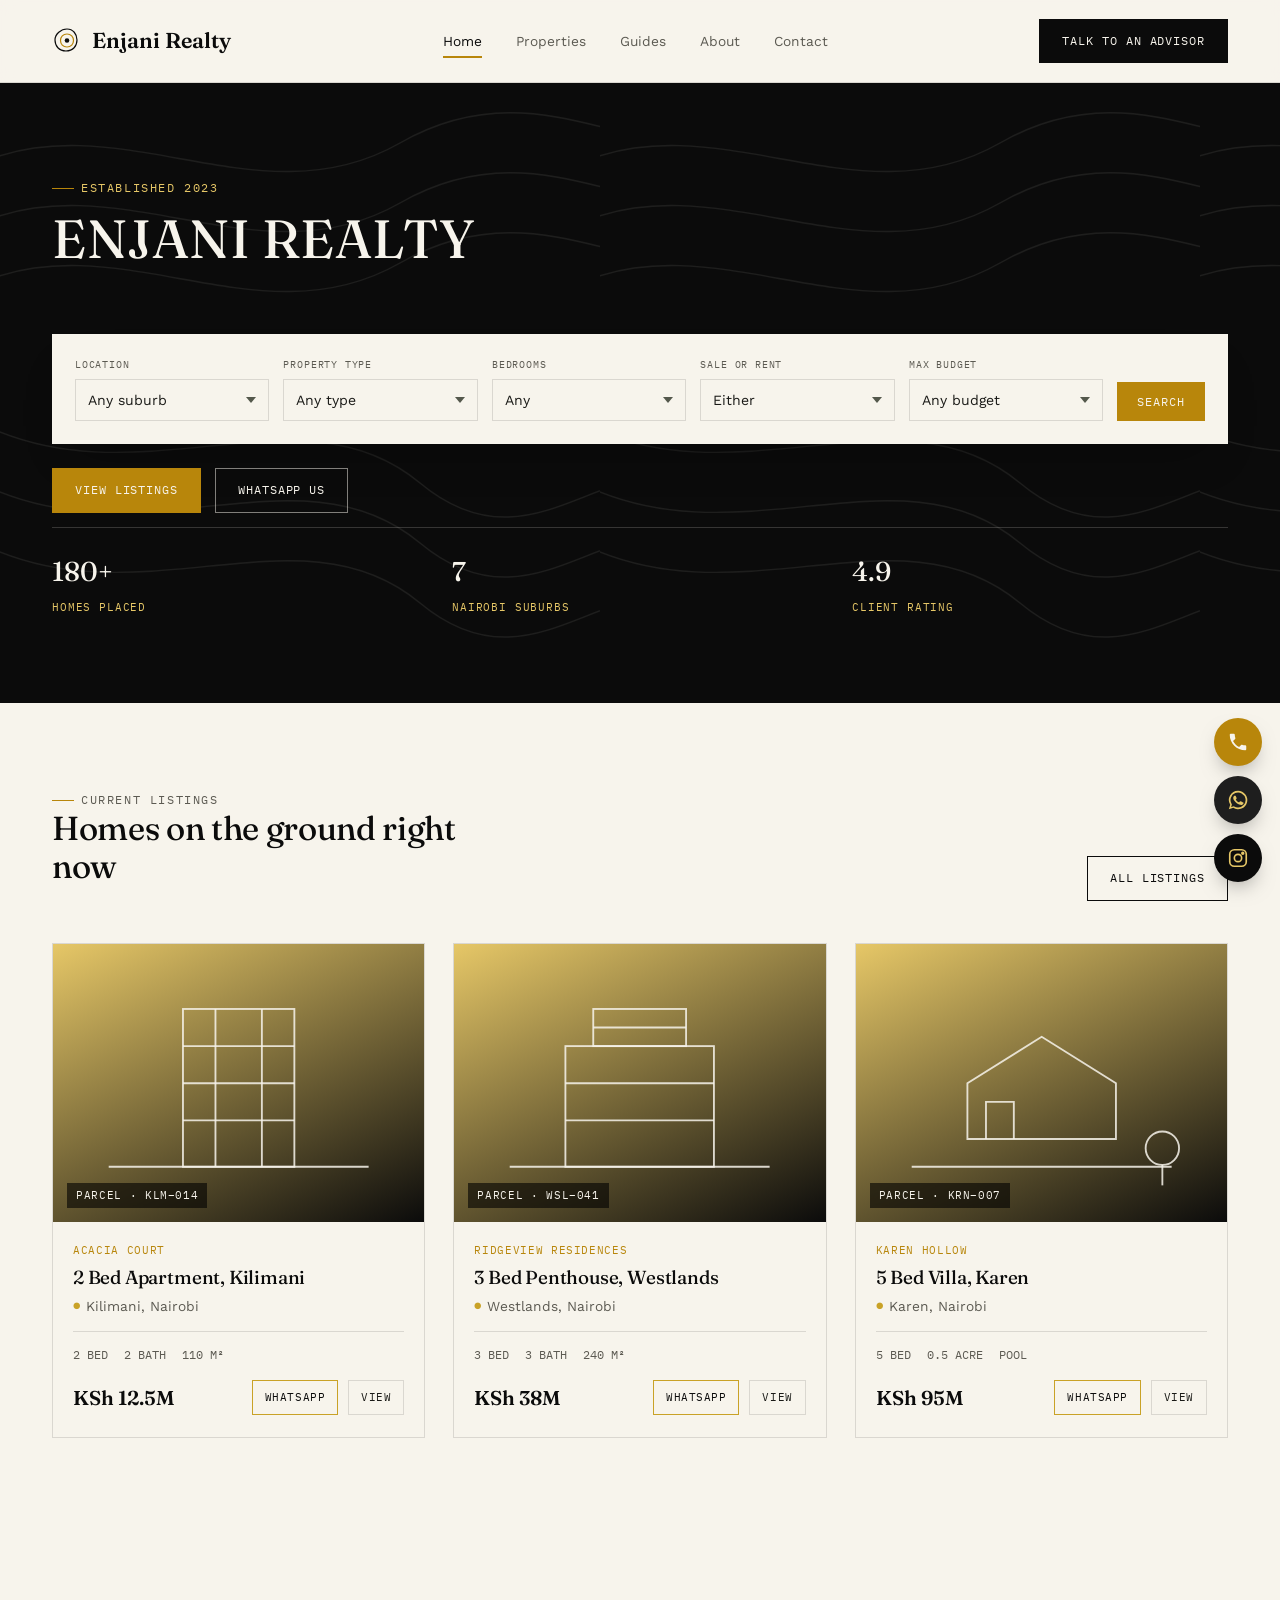
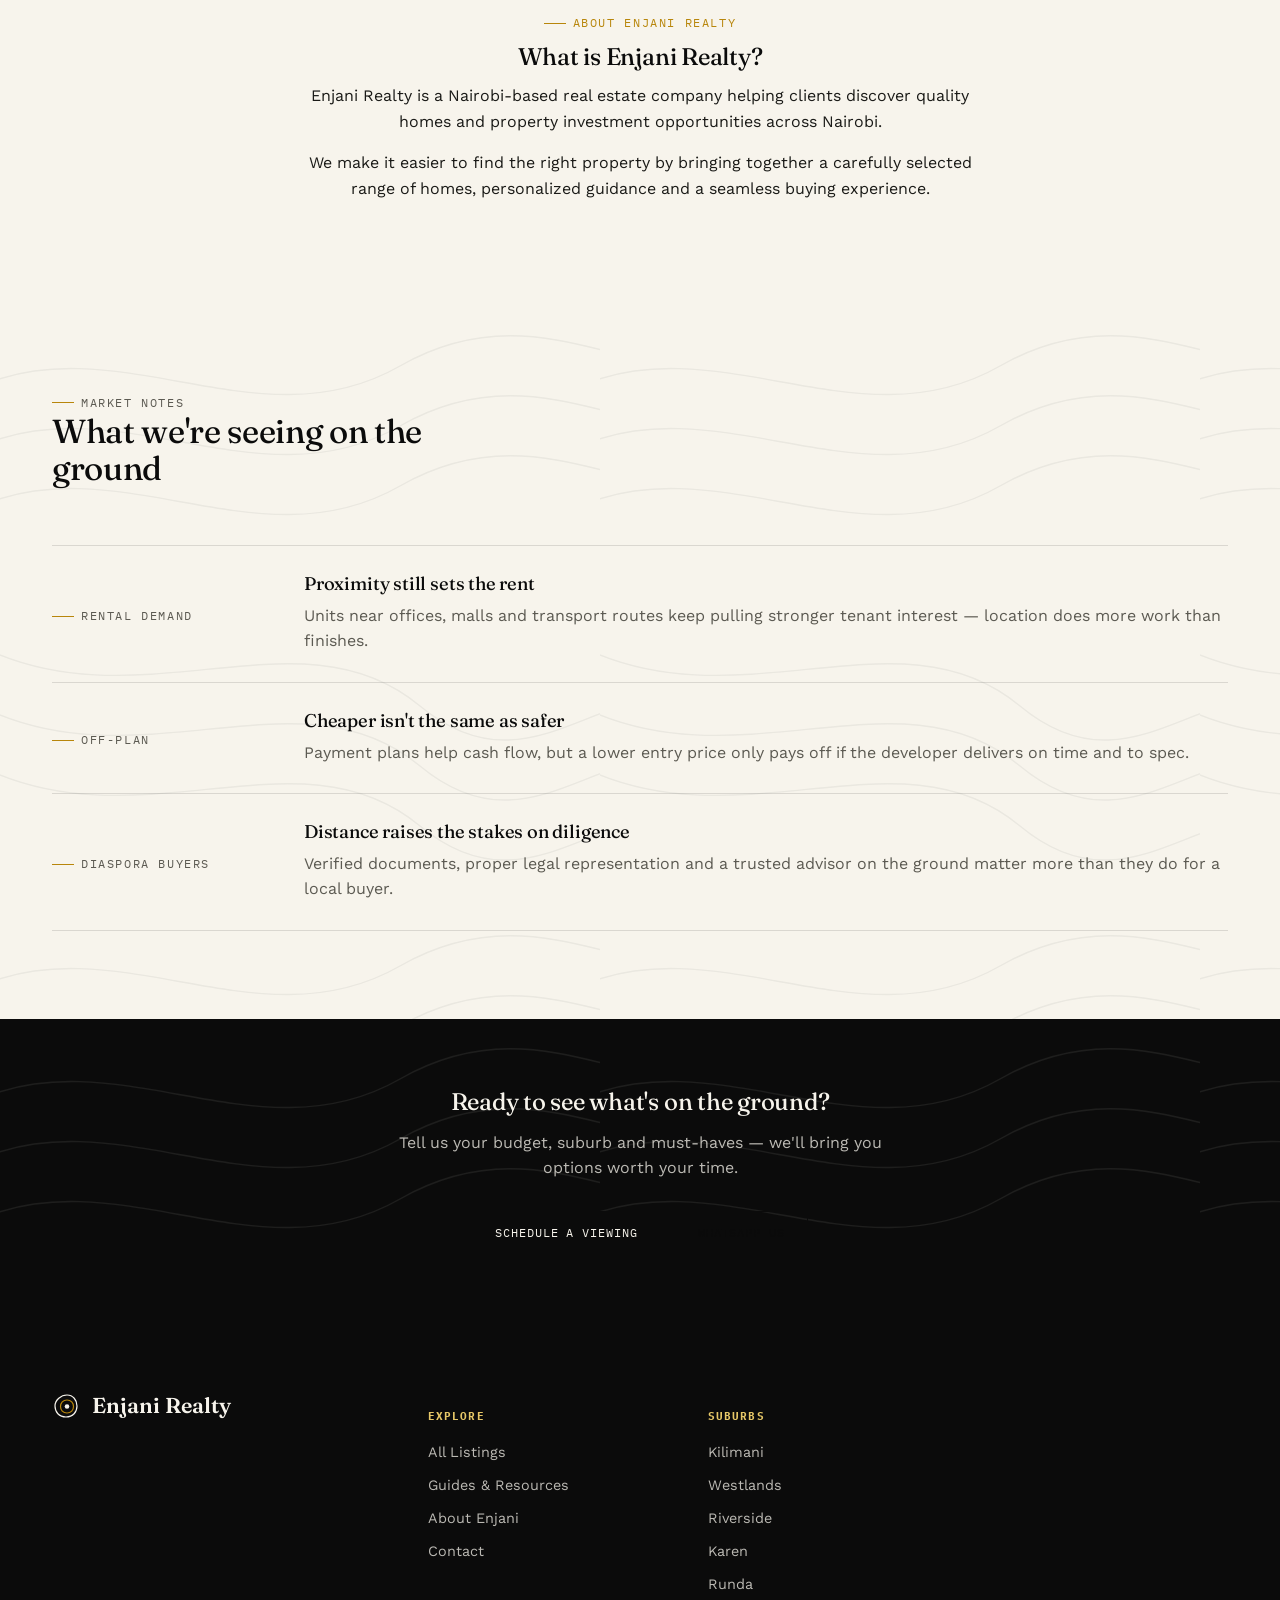
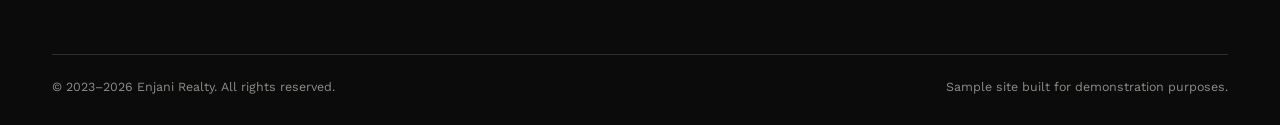
<file: index.html>
<!DOCTYPE html>
<html lang="en">
<head>
<meta charset="UTF-8">
<meta name="viewport" content="width=device-width, initial-scale=1">
<title>Enjani Realty — Nairobi Property</title>
<meta name="description" content="Enjani Realty finds and lists premium homes across Nairobi — Kilimani, Westlands, Riverside, Lavington, Kileleshwa, Runda and Karen — for buyers, tenants and investors.">
<link rel="preconnect" href="https://fonts.googleapis.com">
<link rel="preconnect" href="https://fonts.gstatic.com" crossorigin>
<link rel="stylesheet" href="https://fonts.googleapis.com/css2?family=Fraunces:ital,opsz,wght@0,9..144,300;0,9..144,450;0,9..144,600;1,9..144,450&family=Work+Sans:wght@300;400;500;600&family=IBM+Plex+Mono:wght@400;500&display=swap">
<link rel="stylesheet" href="css/style.css">
</head>
<body>

<header class="site-header">
  <div class="wrap">
    <a href="index.html" class="logo">
      <svg class="mark" viewBox="0 0 30 30" fill="none" aria-hidden="true">
        <path d="M15 3c6 0 10 5 10 11s-4 11-11 11S3 20 3 14 9 3 15 3z" stroke="#0B0B0B" stroke-width="1.2"/>
        <path d="M15 8c4 0 6.5 3 6.5 6.5S19 21 15 21s-6.5-3-6.5-6.5S11 8 15 8z" stroke="#B8860B" stroke-width="1.2"/>
        <circle cx="15" cy="14.5" r="2.3" fill="#0B0B0B"/>
      </svg>
      <span>Enjani Realty</span>
    </a>
    <nav class="primary">
      <a href="index.html" class="active">Home</a>
      <a href="properties.html">Properties</a>
      <a href="blog.html">Guides</a>
      <a href="about.html">About</a>
      <a href="contact.html">Contact</a>
    </nav>
    <div class="header-cta">
      <a class="btn solid" href="https://wa.me/254790905989?text=Hello%20Enjani%20Realty%2C%20I%27d%20like%20to%20speak%20to%20an%20advisor" target="_blank" rel="noopener">Talk to an Advisor</a>
    </div>
    <button class="menu-toggle" aria-label="Toggle menu"><span></span><span></span><span></span></button>
  </div>
</header>

<section class="hero contour-field contour-dark">
  <div class="wrap hero-grid">
    <div>
      <p class="eyebrow" style="color:var(--moss-light);">Established 2023</p>
      <h1>ENJANI REALTY</h1>
    </div>
  </div>
  <div class="wrap">
    <div class="hero-search">
      <form id="hero-search-form">
        <div class="field">
          <label for="s-location">Location</label>
          <select id="s-location" name="location">
            <option value="any">Any suburb</option>
            <option value="kilimani">Kilimani</option>
            <option value="westlands">Westlands</option>
            <option value="riverside">Riverside</option>
            <option value="lavington">Lavington</option>
            <option value="kileleshwa">Kileleshwa</option>
            <option value="runda">Runda</option>
            <option value="karen">Karen</option>
          </select>
        </div>
        <div class="field">
          <label for="s-type">Property Type</label>
          <select id="s-type" name="type">
            <option value="any">Any type</option>
            <option value="apartment">Apartment</option>
            <option value="penthouse">Penthouse</option>
            <option value="villa">Villa</option>
            <option value="townhouse">Townhouse</option>
            <option value="studio">Studio</option>
          </select>
        </div>
        <div class="field">
          <label for="s-bedrooms">Bedrooms</label>
          <select id="s-bedrooms" name="bedrooms">
            <option value="any">Any</option>
            <option value="1">1 Bedroom</option>
            <option value="2">2 Bedrooms</option>
            <option value="3">3 Bedrooms</option>
            <option value="4">4 Bedrooms</option>
            <option value="5">5 Bedrooms</option>
          </select>
        </div>
        <div class="field">
          <label for="s-use">Sale or Rent</label>
          <select id="s-use" name="use">
            <option value="any">Either</option>
            <option value="sale">For Sale</option>
            <option value="rent">For Rent</option>
          </select>
        </div>
        <div class="field">
          <label for="s-budget">Max Budget</label>
          <select id="s-budget" name="budget">
            <option value="any">Any budget</option>
            <option value="10m">Up to KSh 10M</option>
            <option value="30m">Up to KSh 30M</option>
            <option value="60m">Up to KSh 60M</option>
            <option value="100m">Up to KSh 100M+</option>
          </select>
        </div>
        <button type="submit">Search</button>
      </form>
    </div>
    <div class="hero-actions">
      <a class="btn solid" href="properties.html">View Listings</a>
      <a class="btn" href="https://wa.me/254790905989?text=Hello%20Enjani%20Realty%2C%20I%27d%20like%20property%20options%20in%20Nairobi" target="_blank" rel="noopener">WhatsApp Us</a>
    </div>
    <div class="hero-stats">
      <div><b>180+</b><span>Homes placed</span></div>
      <div><b>7</b><span>Nairobi suburbs</span></div>
      <div><b>4.9</b><span>Client rating</span></div>
    </div>
  </div>
</section>

<section>
  <div class="wrap">
    <div class="section-head reveal">
      <div>
        <p class="eyebrow">Current Listings</p>
        <h2>Homes on the ground right now</h2>
      </div>
      <a class="btn" href="properties.html">All Listings</a>
    </div>

    <div class="grid">

      <article class="card reveal">
        <div class="plot-art">
          <svg viewBox="0 0 400 300" fill="none" stroke="#F7F4EC" stroke-opacity="0.85" stroke-width="2">
            <rect x="140" y="70" width="120" height="170"/>
            <line x1="140" y1="110" x2="260" y2="110"/>
            <line x1="140" y1="150" x2="260" y2="150"/>
            <line x1="140" y1="190" x2="260" y2="190"/>
            <line x1="175" y1="70" x2="175" y2="240"/>
            <line x1="225" y1="70" x2="225" y2="240"/>
            <line x1="60" y1="240" x2="340" y2="240"/>
          </svg>
          <span class="tag">PARCEL · KLM–014</span>
        </div>
        <div class="body">
          <span class="parcel">ACACIA COURT</span>
          <h3>2 Bed Apartment, Kilimani</h3>
          <p class="loc">Kilimani, Nairobi</p>
          <div class="meta"><span>2 BED</span><span>2 BATH</span><span>110 M²</span></div>
          <div class="row">
            <span class="price">KSh 12.5M</span>
            <div class="links">
              <a class="wa" href="https://wa.me/254790905989?text=Hello%20Enjani%20Realty%2C%20I%27m%20interested%20in%20Acacia%20Court%2C%20Kilimani" target="_blank" rel="noopener">WhatsApp</a>
              <a class="view" href="property-detail.html">View</a>
            </div>
          </div>
        </div>
      </article>

      <article class="card reveal">
        <div class="plot-art">
          <svg viewBox="0 0 400 300" fill="none" stroke="#F7F4EC" stroke-opacity="0.85" stroke-width="2">
            <rect x="120" y="110" width="160" height="130"/>
            <rect x="150" y="70" width="100" height="40"/>
            <line x1="150" y1="90" x2="250" y2="90"/>
            <line x1="120" y1="150" x2="280" y2="150"/>
            <line x1="120" y1="190" x2="280" y2="190"/>
            <line x1="60" y1="240" x2="340" y2="240"/>
          </svg>
          <span class="tag">PARCEL · WSL–041</span>
        </div>
        <div class="body">
          <span class="parcel">RIDGEVIEW RESIDENCES</span>
          <h3>3 Bed Penthouse, Westlands</h3>
          <p class="loc">Westlands, Nairobi</p>
          <div class="meta"><span>3 BED</span><span>3 BATH</span><span>240 M²</span></div>
          <div class="row">
            <span class="price">KSh 38M</span>
            <div class="links">
              <a class="wa" href="https://wa.me/254790905989?text=Hello%20Enjani%20Realty%2C%20I%27m%20interested%20in%20Ridgeview%20Residences%2C%20Westlands" target="_blank" rel="noopener">WhatsApp</a>
              <a class="view" href="property-detail.html">View</a>
            </div>
          </div>
        </div>
      </article>

      <article class="card reveal">
        <div class="plot-art">
          <svg viewBox="0 0 400 300" fill="none" stroke="#F7F4EC" stroke-opacity="0.85" stroke-width="2">
            <path d="M120 210 L120 150 L200 100 L280 150 L280 210 Z"/>
            <path d="M140 210 L140 170 L170 170 L170 210"/>
            <circle cx="330" cy="220" r="18"/>
            <line x1="330" y1="238" x2="330" y2="260"/>
            <line x1="60" y1="240" x2="340" y2="240"/>
          </svg>
          <span class="tag">PARCEL · KRN–007</span>
        </div>
        <div class="body">
          <span class="parcel">KAREN HOLLOW</span>
          <h3>5 Bed Villa, Karen</h3>
          <p class="loc">Karen, Nairobi</p>
          <div class="meta"><span>5 BED</span><span>0.5 ACRE</span><span>POOL</span></div>
          <div class="row">
            <span class="price">KSh 95M</span>
            <div class="links">
              <a class="wa" href="https://wa.me/254790905989?text=Hello%20Enjani%20Realty%2C%20I%27m%20interested%20in%20Karen%20Hollow" target="_blank" rel="noopener">WhatsApp</a>
              <a class="view" href="property-detail.html">View</a>
            </div>
          </div>
        </div>
      </article>

    </div>
  </div>
</section>



<section>
  <div class="wrap" style="max-width:760px; text-align:center;">
    <p class="eyebrow" style="justify-content:center;">About Enjani Realty</p>
    <h2>What is Enjani Realty?</h2>
    <p>Enjani Realty is a Nairobi-based real estate company helping clients discover quality homes and property investment opportunities across Nairobi.</p>
    <p>We make it easier to find the right property by bringing together a carefully selected range of homes, personalized guidance and a seamless buying experience.</p>
  </div>
</section>

<section class="contour-field">
  <div class="wrap">
    <div class="section-head reveal">
      <div>
        <p class="eyebrow">Market Notes</p>
        <h2>What we're seeing on the ground</h2>
      </div>
    </div>
    <div class="insight-list reveal">
      <div class="insight">
        <p class="eyebrow">Rental Demand</p>
        <div><h4>Proximity still sets the rent</h4><p>Units near offices, malls and transport routes keep pulling stronger tenant interest — location does more work than finishes.</p></div>
      </div>
      <div class="insight">
        <p class="eyebrow">Off-Plan</p>
        <div><h4>Cheaper isn't the same as safer</h4><p>Payment plans help cash flow, but a lower entry price only pays off if the developer delivers on time and to spec.</p></div>
      </div>
      <div class="insight">
        <p class="eyebrow">Diaspora Buyers</p>
        <div><h4>Distance raises the stakes on diligence</h4><p>Verified documents, proper legal representation and a trusted advisor on the ground matter more than they do for a local buyer.</p></div>
      </div>
    </div>
  </div>
</section>



<section class="cta-banner contour-field contour-dark">
  <div class="wrap">
    <h2>Ready to see what's on the ground?</h2>
    <p>Tell us your budget, suburb and must-haves — we'll bring you options worth your time.</p>
    <div class="actions">
      <a class="btn solid" href="contact.html">Schedule a Viewing</a>
      <a class="btn" href="https://wa.me/254790905989" target="_blank" rel="noopener">WhatsApp Us</a>
    </div>
  </div>
</section>

<footer>
  <div class="wrap">
    <div class="footer-grid">
      <div>
        <a href="index.html" class="logo">
          <svg class="mark" viewBox="0 0 30 30" fill="none" aria-hidden="true">
            <path d="M15 3c6 0 10 5 10 11s-4 11-11 11S3 20 3 14 9 3 15 3z" stroke="#F7F4EC" stroke-width="1.2"/>
            <path d="M15 8c4 0 6.5 3 6.5 6.5S19 21 15 21s-6.5-3-6.5-6.5S11 8 15 8z" stroke="#B8860B" stroke-width="1.2"/>
            <circle cx="15" cy="14.5" r="2.3" fill="#F7F4EC"/>
          </svg>
          <span>Enjani Realty</span>
        </a>
      </div>
      <div>
        <h5>Explore</h5>
        <ul>
          <li><a href="properties.html">All Listings</a></li>
          <li><a href="blog.html">Guides &amp; Resources</a></li>
          <li><a href="about.html">About Enjani</a></li>
          <li><a href="contact.html">Contact</a></li>
        </ul>
      </div>
      <div>
        <h5>Suburbs</h5>
        <ul>
          <li><a href="properties.html?location=kilimani">Kilimani</a></li>
          <li><a href="properties.html?location=westlands">Westlands</a></li>
          <li><a href="properties.html?location=riverside">Riverside</a></li>
          <li><a href="properties.html?location=karen">Karen</a></li>
          <li><a href="properties.html?location=runda">Runda</a></li>
        </ul>
      </div>
    </div>
    <div class="footer-bottom">
      <span>© 2023–2026 Enjani Realty. All rights reserved.</span>
      <span>Sample site built for demonstration purposes.</span>
    </div>
  </div>
</footer>

<div class="contact-stack">
  <a class="call" href="tel:+254790905989" aria-label="Call Enjani Realty">
    <svg viewBox="0 0 24 24" fill="currentColor" aria-hidden="true"><path d="M6.6 10.8c1.4 2.8 3.8 5.1 6.6 6.6l2.2-2.2c.3-.3.7-.4 1-.2 1.1.4 2.3.6 3.6.6.6 0 1 .4 1 1V20c0 .6-.4 1-1 1C10.6 21 3 13.4 3 4c0-.6.4-1 1-1h3.5c.6 0 1 .4 1 1 0 1.3.2 2.5.6 3.6.1.4 0 .8-.2 1L6.6 10.8z"/></svg>
  </a>
  <a class="whatsapp" href="https://wa.me/254790905989?text=Hello%20Enjani%20Realty%2C%20I%20have%20a%20question" target="_blank" rel="noopener" aria-label="Chat with us on WhatsApp">
    <svg viewBox="0 0 24 24" fill="currentColor" aria-hidden="true"><path d="M12 2a10 10 0 0 0-8.5 15.2L2 22l4.9-1.5A10 10 0 1 0 12 2zm0 18.2a8.2 8.2 0 0 1-4.2-1.2l-.3-.2-3 .9.9-2.9-.2-.3A8.2 8.2 0 1 1 12 20.2zm4.5-6.1c-.2-.1-1.5-.7-1.7-.8-.2-.1-.4-.1-.6.1-.2.2-.6.8-.8 1-.1.2-.3.2-.5.1-.2-.1-1-.4-1.9-1.2-.7-.6-1.2-1.4-1.3-1.6-.1-.2 0-.4.1-.5.1-.1.2-.3.4-.4.1-.2.2-.3.2-.5.1-.2 0-.3 0-.5s-.6-1.6-.9-2.1c-.2-.5-.5-.4-.6-.4h-.5c-.2 0-.5.1-.7.3-.2.2-.9.9-.9 2.2s1 2.6 1.1 2.7c.1.2 2 3 4.7 4.2.7.3 1.2.5 1.6.6.7.2 1.3.2 1.8.1.5-.1 1.5-.6 1.8-1.2.2-.6.2-1.1.2-1.2-.1-.2-.3-.2-.5-.3z"/></svg>
  </a>
  <a class="instagram" href="https://instagram.com/enjani_realty" target="_blank" rel="noopener" aria-label="Enjani Realty on Instagram">
    <svg viewBox="0 0 24 24" fill="none" stroke="currentColor" stroke-width="1.8" aria-hidden="true"><rect x="3" y="3" width="18" height="18" rx="5"/><circle cx="12" cy="12" r="4"/><circle cx="17.2" cy="6.8" r="1"/></svg>
  </a>
</div>

<script src="js/script.js"></script>
</body>
</html>
</file>
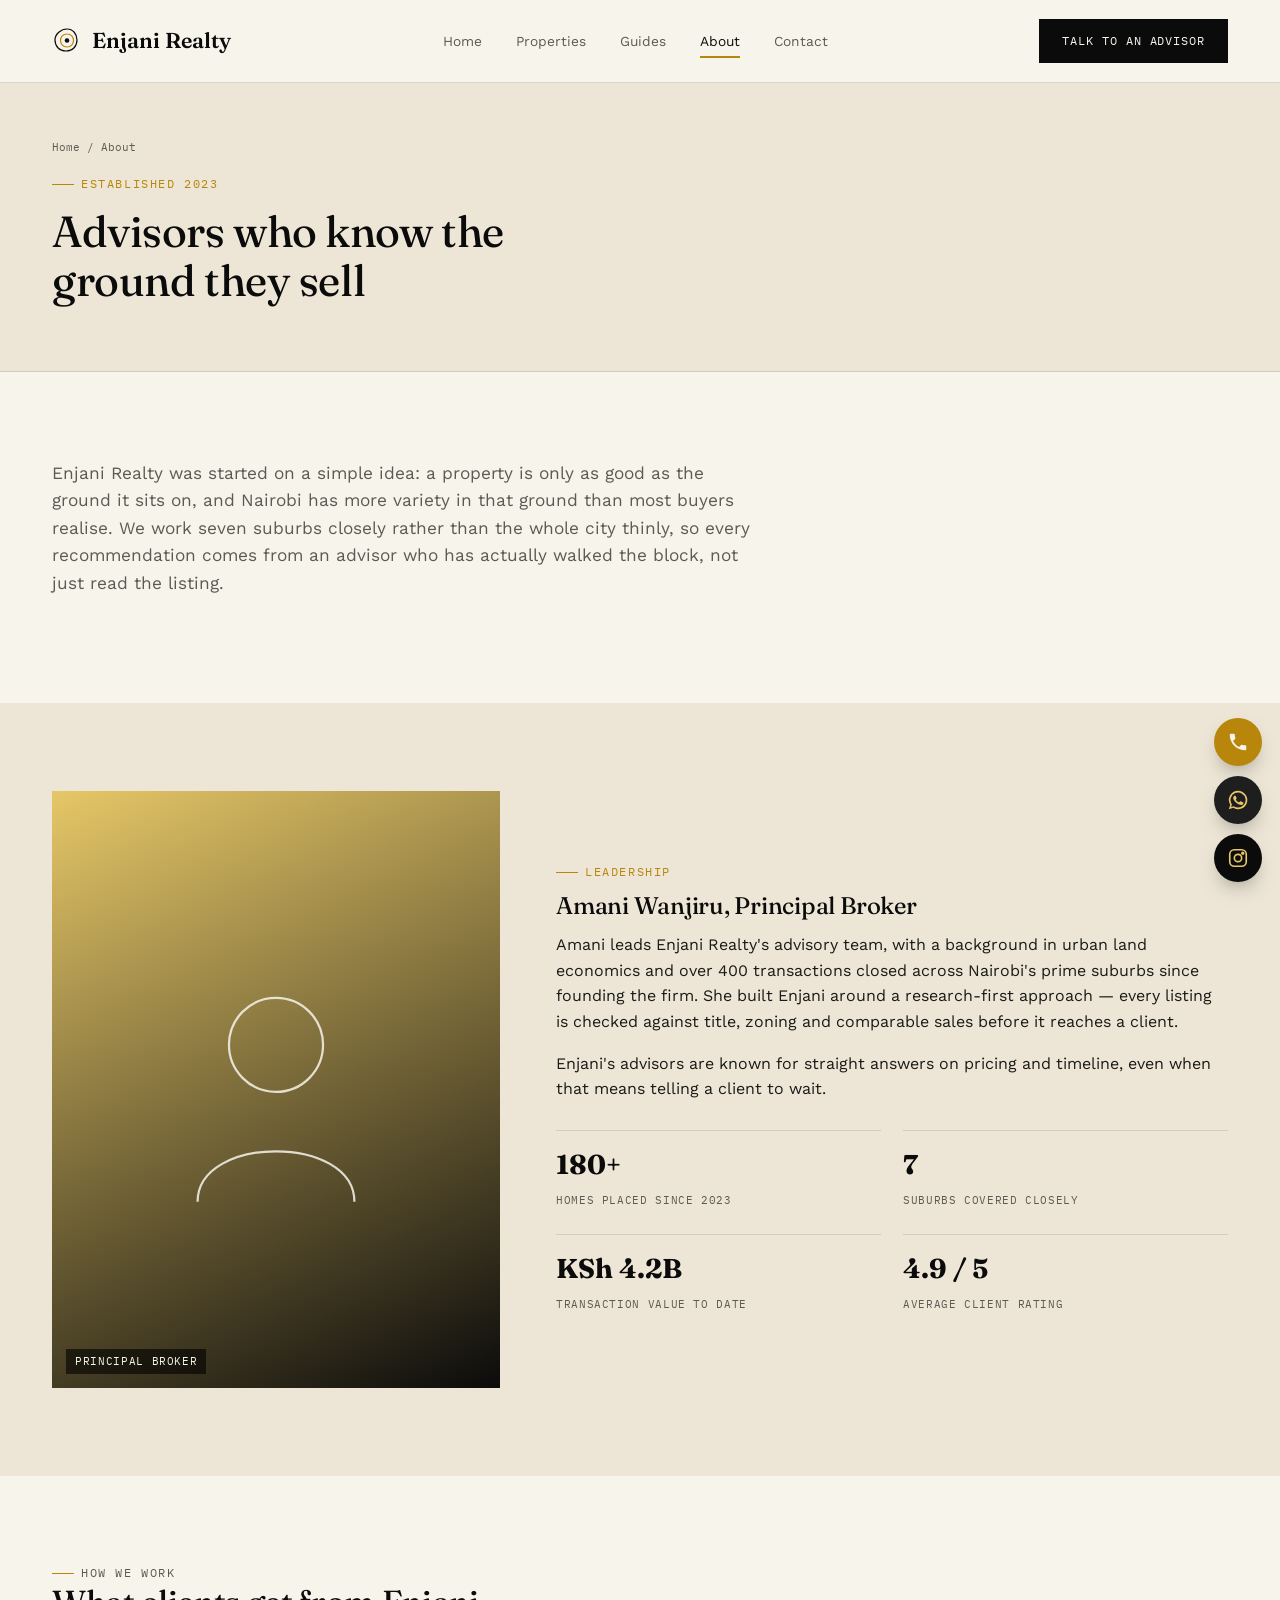
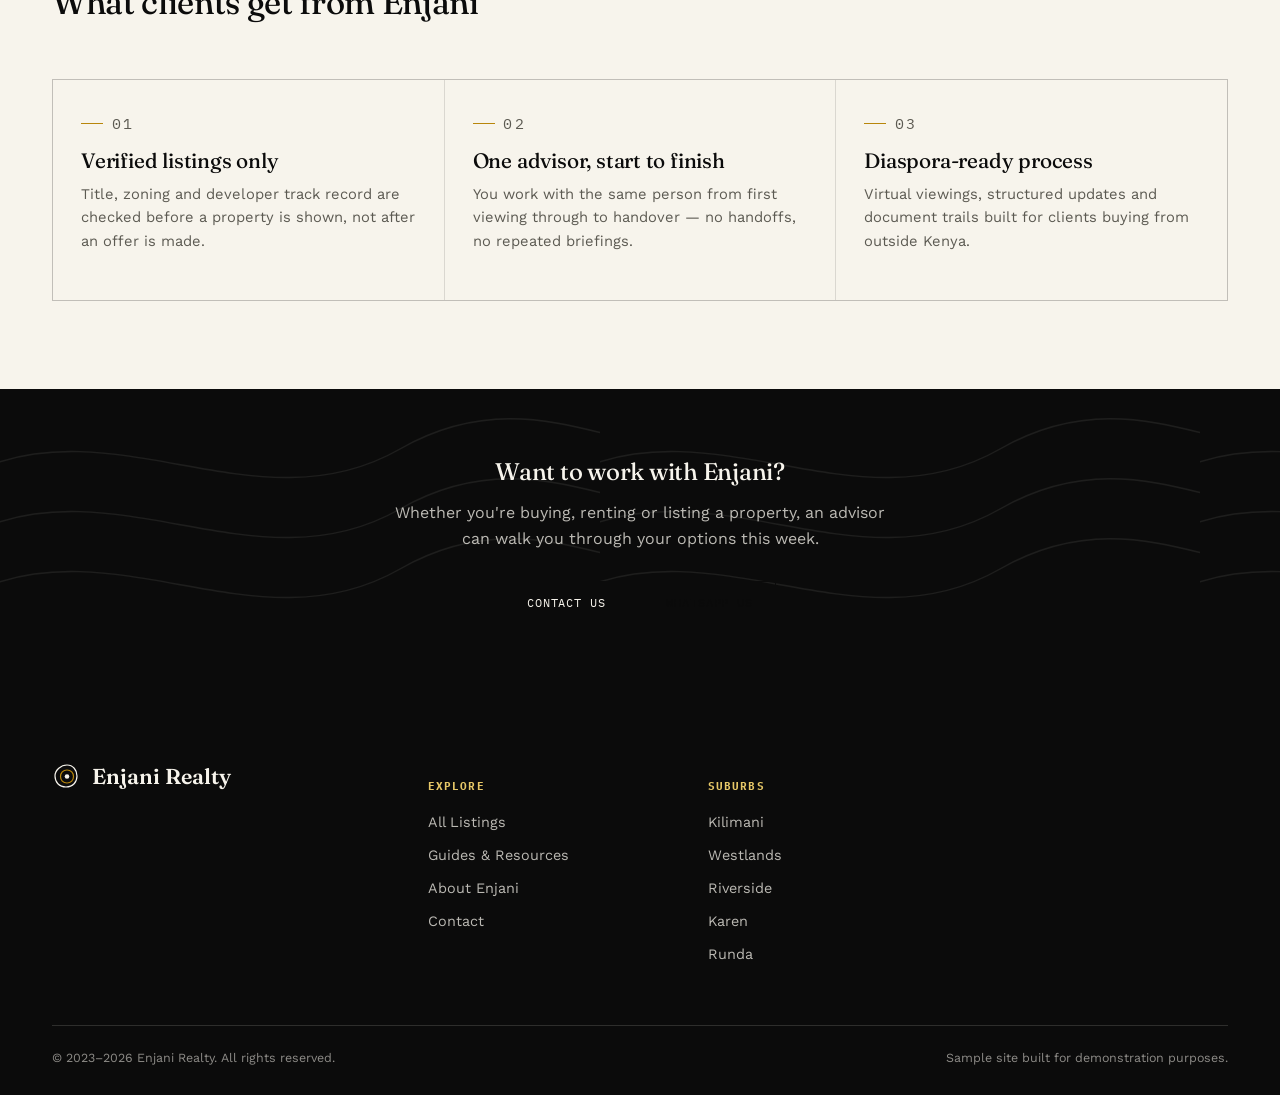
<file: about.html>
<!DOCTYPE html>
<html lang="en">
<head>
<meta charset="UTF-8">
<meta name="viewport" content="width=device-width, initial-scale=1">
<title>About — Enjani Realty</title>
<meta name="description" content="Enjani Realty is a Nairobi property advisory covering Kilimani, Westlands, Riverside, Lavington, Kileleshwa, Runda and Karen.">
<link rel="preconnect" href="https://fonts.googleapis.com">
<link rel="preconnect" href="https://fonts.gstatic.com" crossorigin>
<link rel="stylesheet" href="https://fonts.googleapis.com/css2?family=Fraunces:ital,opsz,wght@0,9..144,300;0,9..144,450;0,9..144,600;1,9..144,450&family=Work+Sans:wght@300;400;500;600&family=IBM+Plex+Mono:wght@400;500&display=swap">
<link rel="stylesheet" href="css/style.css">
</head>
<body>

<header class="site-header">
  <div class="wrap">
    <a href="index.html" class="logo">
      <svg class="mark" viewBox="0 0 30 30" fill="none" aria-hidden="true">
        <path d="M15 3c6 0 10 5 10 11s-4 11-11 11S3 20 3 14 9 3 15 3z" stroke="#0B0B0B" stroke-width="1.2"/>
        <path d="M15 8c4 0 6.5 3 6.5 6.5S19 21 15 21s-6.5-3-6.5-6.5S11 8 15 8z" stroke="#B8860B" stroke-width="1.2"/>
        <circle cx="15" cy="14.5" r="2.3" fill="#0B0B0B"/>
      </svg>
      <span>Enjani Realty</span>
    </a>
    <nav class="primary">
      <a href="index.html">Home</a>
      <a href="properties.html">Properties</a>
      <a href="blog.html">Guides</a>
      <a href="about.html" class="active">About</a>
      <a href="contact.html">Contact</a>
    </nav>
    <div class="header-cta">
      <a class="btn solid" href="https://wa.me/254790905989" target="_blank" rel="noopener">Talk to an Advisor</a>
    </div>
    <button class="menu-toggle" aria-label="Toggle menu"><span></span><span></span><span></span></button>
  </div>
</header>

<section class="page-hero">
  <div class="wrap">
    <p class="breadcrumb"><a href="index.html">Home</a> / About</p>
    <p class="eyebrow">Established 2023</p>
    <h1>Advisors who know the ground they sell</h1>
  </div>
</section>

<section>
  <div class="wrap">
    <p style="max-width:64ch; font-size:1.08rem; color:var(--ink-soft);">Enjani Realty was started on a simple idea: a property is only as good as the ground it sits on, and Nairobi has more variety in that ground than most buyers realise. We work seven suburbs closely rather than the whole city thinly, so every recommendation comes from an advisor who has actually walked the block, not just read the listing.</p>
  </div>
</section>

<section class="alt">
  <div class="wrap agent-block">
    <div class="agent-photo plot-art">
      <svg viewBox="0 0 400 300" fill="none" stroke="#F7F4EC" stroke-opacity="0.85" stroke-width="2">
        <circle cx="200" cy="110" r="42"/>
        <path d="M130 250 C130 190, 270 190, 270 250"/>
      </svg>
      <span class="tag">PRINCIPAL BROKER</span>
    </div>
    <div>
      <p class="eyebrow">Leadership</p>
      <h2>Amani Wanjiru, Principal Broker</h2>
      <p>Amani leads Enjani Realty's advisory team, with a background in urban land economics and over 400 transactions closed across Nairobi's prime suburbs since founding the firm. She built Enjani around a research-first approach — every listing is checked against title, zoning and comparable sales before it reaches a client.</p>
      <p>Enjani's advisors are known for straight answers on pricing and timeline, even when that means telling a client to wait.</p>
      <div class="agent-stats">
        <div><b>180+</b><span>Homes placed since 2023</span></div>
        <div><b>7</b><span>Suburbs covered closely</span></div>
        <div><b>KSh 4.2B</b><span>Transaction value to date</span></div>
        <div><b>4.9 / 5</b><span>Average client rating</span></div>
      </div>
    </div>
  </div>
</section>

<section>
  <div class="wrap">
    <div class="section-head">
      <div><p class="eyebrow">How We Work</p><h2>What clients get from Enjani</h2></div>
    </div>
    <div class="guide-grid">
      <div class="guide">
        <p class="eyebrow">01</p>
        <h3>Verified listings only</h3>
        <p>Title, zoning and developer track record are checked before a property is shown, not after an offer is made.</p>
      </div>
      <div class="guide">
        <p class="eyebrow">02</p>
        <h3>One advisor, start to finish</h3>
        <p>You work with the same person from first viewing through to handover — no handoffs, no repeated briefings.</p>
      </div>
      <div class="guide">
        <p class="eyebrow">03</p>
        <h3>Diaspora-ready process</h3>
        <p>Virtual viewings, structured updates and document trails built for clients buying from outside Kenya.</p>
      </div>
    </div>
  </div>
</section>

<section class="cta-banner contour-field contour-dark">
  <div class="wrap">
    <h2>Want to work with Enjani?</h2>
    <p>Whether you're buying, renting or listing a property, an advisor can walk you through your options this week.</p>
    <div class="actions">
      <a class="btn solid" href="contact.html">Contact Us</a>
      <a class="btn" href="https://wa.me/254790905989" target="_blank" rel="noopener">WhatsApp Us</a>
    </div>
  </div>
</section>

<footer>
  <div class="wrap">
    <div class="footer-grid">
      <div>
        <a href="index.html" class="logo">
          <svg class="mark" viewBox="0 0 30 30" fill="none" aria-hidden="true">
            <path d="M15 3c6 0 10 5 10 11s-4 11-11 11S3 20 3 14 9 3 15 3z" stroke="#F7F4EC" stroke-width="1.2"/>
            <path d="M15 8c4 0 6.5 3 6.5 6.5S19 21 15 21s-6.5-3-6.5-6.5S11 8 15 8z" stroke="#B8860B" stroke-width="1.2"/>
            <circle cx="15" cy="14.5" r="2.3" fill="#F7F4EC"/>
          </svg>
          <span>Enjani Realty</span>
        </a>
      </div>
      <div>
        <h5>Explore</h5>
        <ul><li><a href="properties.html">All Listings</a></li><li><a href="blog.html">Guides &amp; Resources</a></li><li><a href="about.html">About Enjani</a></li><li><a href="contact.html">Contact</a></li></ul>
      </div>
      <div>
        <h5>Suburbs</h5>
        <ul><li><a href="properties.html?location=kilimani">Kilimani</a></li><li><a href="properties.html?location=westlands">Westlands</a></li><li><a href="properties.html?location=riverside">Riverside</a></li><li><a href="properties.html?location=karen">Karen</a></li><li><a href="properties.html?location=runda">Runda</a></li></ul>
      </div>
    </div>
    <div class="footer-bottom">
      <span>© 2023–2026 Enjani Realty. All rights reserved.</span>
      <span>Sample site built for demonstration purposes.</span>
    </div>
  </div>
</footer>

<div class="contact-stack">
  <a class="call" href="tel:+254790905989" aria-label="Call Enjani Realty">
    <svg viewBox="0 0 24 24" fill="currentColor" aria-hidden="true"><path d="M6.6 10.8c1.4 2.8 3.8 5.1 6.6 6.6l2.2-2.2c.3-.3.7-.4 1-.2 1.1.4 2.3.6 3.6.6.6 0 1 .4 1 1V20c0 .6-.4 1-1 1C10.6 21 3 13.4 3 4c0-.6.4-1 1-1h3.5c.6 0 1 .4 1 1 0 1.3.2 2.5.6 3.6.1.4 0 .8-.2 1L6.6 10.8z"/></svg>
  </a>
  <a class="whatsapp" href="https://wa.me/254790905989?text=Hello%20Enjani%20Realty%2C%20I%20have%20a%20question" target="_blank" rel="noopener" aria-label="Chat with us on WhatsApp">
    <svg viewBox="0 0 24 24" fill="currentColor" aria-hidden="true"><path d="M12 2a10 10 0 0 0-8.5 15.2L2 22l4.9-1.5A10 10 0 1 0 12 2zm0 18.2a8.2 8.2 0 0 1-4.2-1.2l-.3-.2-3 .9.9-2.9-.2-.3A8.2 8.2 0 1 1 12 20.2zm4.5-6.1c-.2-.1-1.5-.7-1.7-.8-.2-.1-.4-.1-.6.1-.2.2-.6.8-.8 1-.1.2-.3.2-.5.1-.2-.1-1-.4-1.9-1.2-.7-.6-1.2-1.4-1.3-1.6-.1-.2 0-.4.1-.5.1-.1.2-.3.4-.4.1-.2.2-.3.2-.5.1-.2 0-.3 0-.5s-.6-1.6-.9-2.1c-.2-.5-.5-.4-.6-.4h-.5c-.2 0-.5.1-.7.3-.2.2-.9.9-.9 2.2s1 2.6 1.1 2.7c.1.2 2 3 4.7 4.2.7.3 1.2.5 1.6.6.7.2 1.3.2 1.8.1.5-.1 1.5-.6 1.8-1.2.2-.6.2-1.1.2-1.2-.1-.2-.3-.2-.5-.3z"/></svg>
  </a>
  <a class="instagram" href="https://instagram.com/enjani_realty" target="_blank" rel="noopener" aria-label="Enjani Realty on Instagram">
    <svg viewBox="0 0 24 24" fill="none" stroke="currentColor" stroke-width="1.8" aria-hidden="true"><rect x="3" y="3" width="18" height="18" rx="5"/><circle cx="12" cy="12" r="4"/><circle cx="17.2" cy="6.8" r="1"/></svg>
  </a>
</div>

<script src="js/script.js"></script>
</body>
</html>
</file>
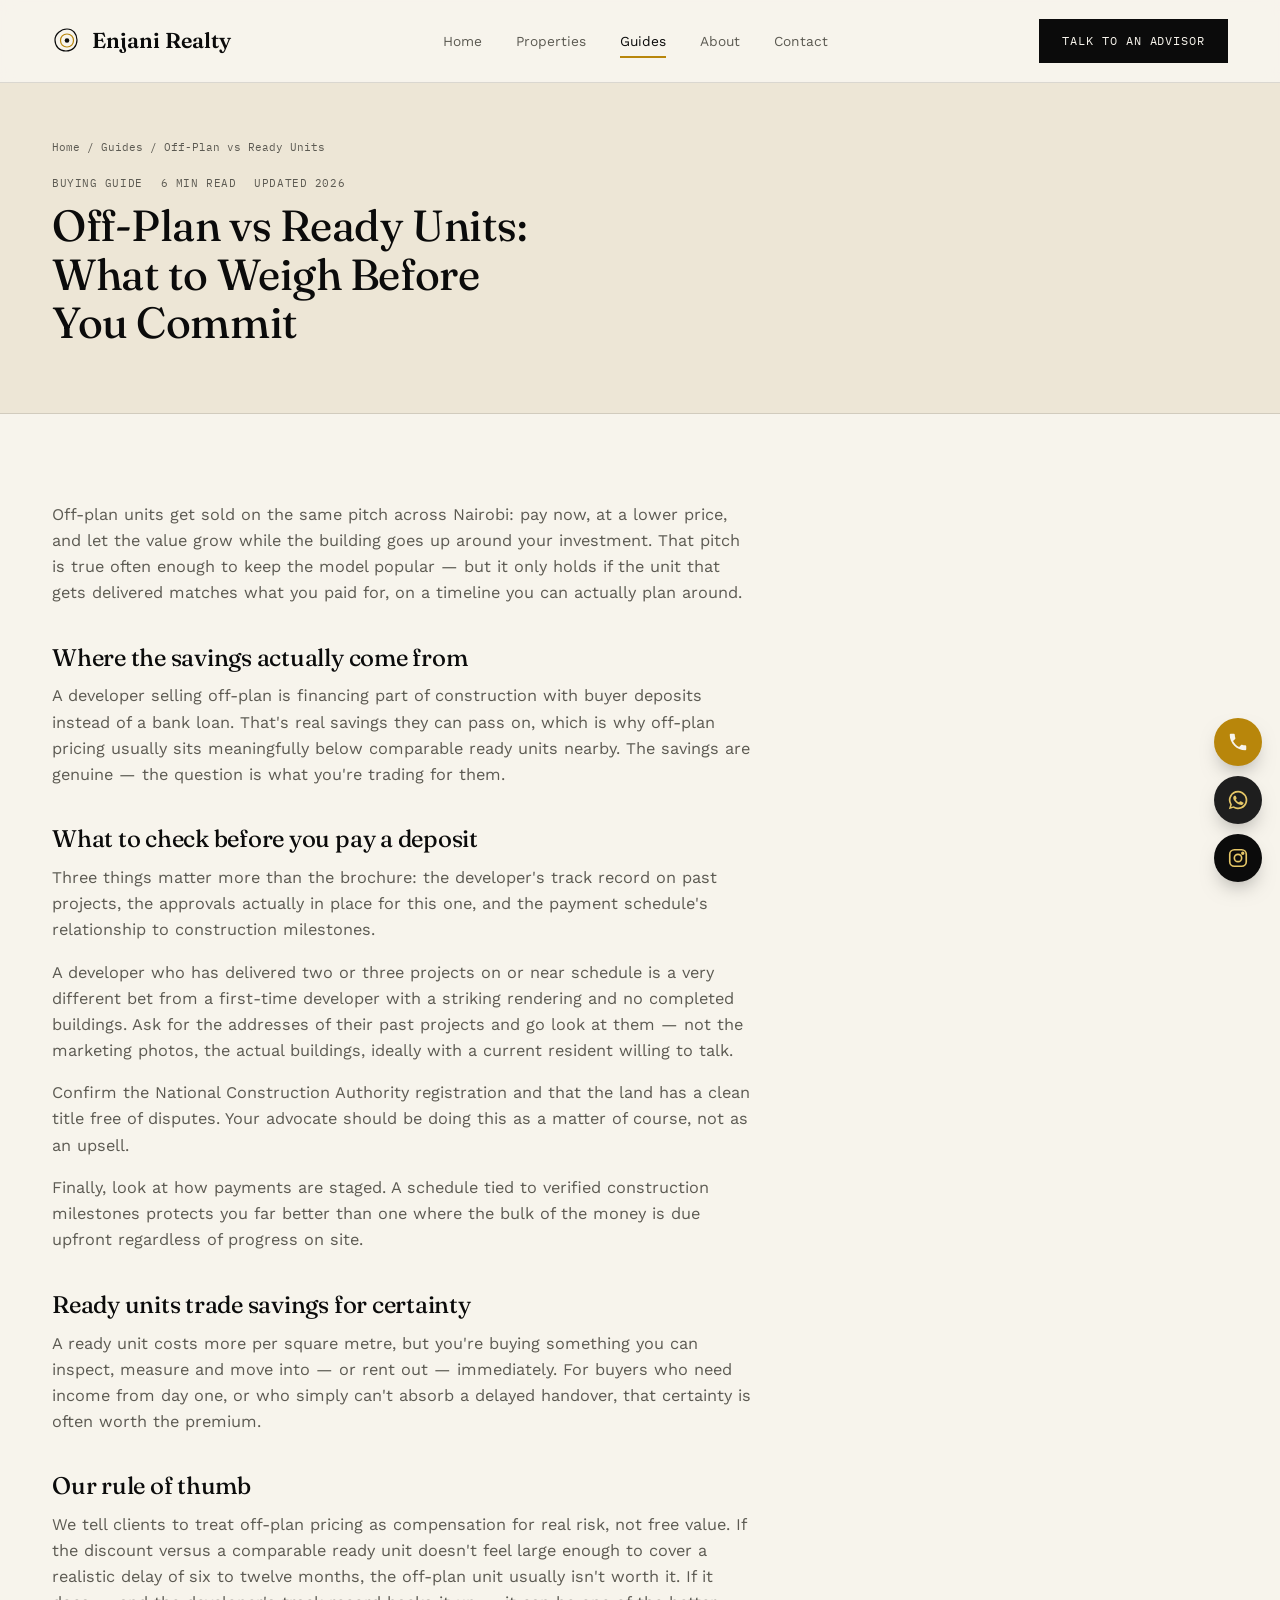
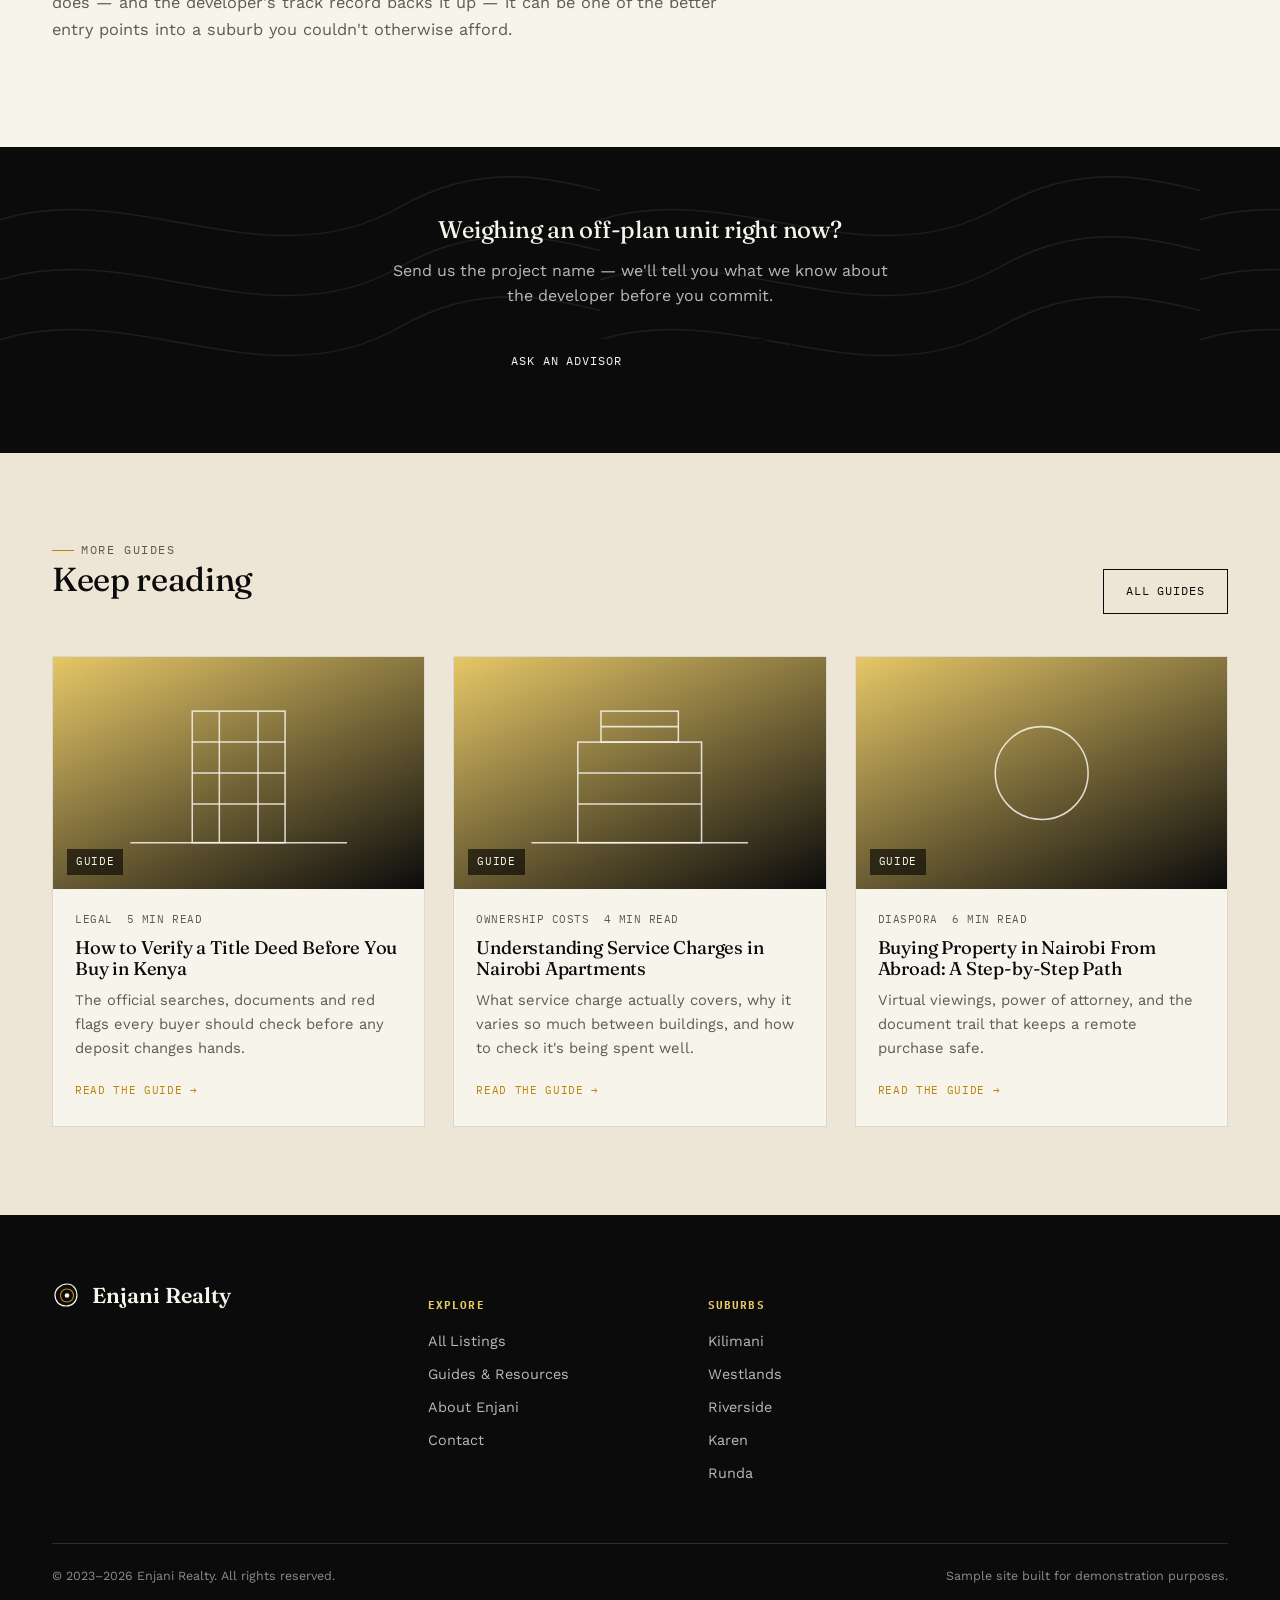
<file: blog-post.html>
<!DOCTYPE html>
<html lang="en">
<head>
<meta charset="UTF-8">
<meta name="viewport" content="width=device-width, initial-scale=1">
<title>Off-Plan vs Ready Units: What to Weigh Before You Commit — Enjani Realty</title>
<meta name="description" content="A lower entry price on an off-plan unit only pays off if the developer delivers on time and to spec. Here's how Enjani Realty's advisors weigh the risk.">
<link rel="preconnect" href="https://fonts.googleapis.com">
<link rel="preconnect" href="https://fonts.gstatic.com" crossorigin>
<link rel="stylesheet" href="https://fonts.googleapis.com/css2?family=Fraunces:ital,opsz,wght@0,9..144,300;0,9..144,450;0,9..144,600;1,9..144,450&family=Work+Sans:wght@300;400;500;600&family=IBM+Plex+Mono:wght@400;500&display=swap">
<link rel="stylesheet" href="css/style.css">
</head>
<body>

<header class="site-header">
  <div class="wrap">
    <a href="index.html" class="logo">
      <svg class="mark" viewBox="0 0 30 30" fill="none" aria-hidden="true">
        <path d="M15 3c6 0 10 5 10 11s-4 11-11 11S3 20 3 14 9 3 15 3z" stroke="#0B0B0B" stroke-width="1.2"/>
        <path d="M15 8c4 0 6.5 3 6.5 6.5S19 21 15 21s-6.5-3-6.5-6.5S11 8 15 8z" stroke="#B8860B" stroke-width="1.2"/>
        <circle cx="15" cy="14.5" r="2.3" fill="#0B0B0B"/>
      </svg>
      <span>Enjani Realty</span>
    </a>
    <nav class="primary">
      <a href="index.html">Home</a>
      <a href="properties.html">Properties</a>
      <a href="blog.html" class="active">Guides</a>
      <a href="about.html">About</a>
      <a href="contact.html">Contact</a>
    </nav>
    <div class="header-cta">
      <a class="btn solid" href="https://wa.me/254790905989" target="_blank" rel="noopener">Talk to an Advisor</a>
    </div>
    <button class="menu-toggle" aria-label="Toggle menu"><span></span><span></span><span></span></button>
  </div>
</header>

<section class="page-hero">
  <div class="wrap">
    <p class="breadcrumb"><a href="index.html">Home</a> / <a href="blog.html">Guides</a> / Off-Plan vs Ready Units</p>
    <div class="article-meta">
      <span>Buying Guide</span>
      <span>6 min read</span>
      <span>Updated 2026</span>
    </div>
    <h1>Off-Plan vs Ready Units: What to Weigh Before You Commit</h1>
  </div>
</section>

<section>
  <div class="wrap">
    <div class="article-body">
      <p>Off-plan units get sold on the same pitch across Nairobi: pay now, at a lower price, and let the value grow while the building goes up around your investment. That pitch is true often enough to keep the model popular — but it only holds if the unit that gets delivered matches what you paid for, on a timeline you can actually plan around.</p>

      <h2>Where the savings actually come from</h2>
      <p>A developer selling off-plan is financing part of construction with buyer deposits instead of a bank loan. That's real savings they can pass on, which is why off-plan pricing usually sits meaningfully below comparable ready units nearby. The savings are genuine — the question is what you're trading for them.</p>

      <h2>What to check before you pay a deposit</h2>
      <p>Three things matter more than the brochure: the developer's track record on past projects, the approvals actually in place for this one, and the payment schedule's relationship to construction milestones.</p>
      <p>A developer who has delivered two or three projects on or near schedule is a very different bet from a first-time developer with a striking rendering and no completed buildings. Ask for the addresses of their past projects and go look at them — not the marketing photos, the actual buildings, ideally with a current resident willing to talk.</p>
      <p>Confirm the National Construction Authority registration and that the land has a clean title free of disputes. Your advocate should be doing this as a matter of course, not as an upsell.</p>
      <p>Finally, look at how payments are staged. A schedule tied to verified construction milestones protects you far better than one where the bulk of the money is due upfront regardless of progress on site.</p>

      <h2>Ready units trade savings for certainty</h2>
      <p>A ready unit costs more per square metre, but you're buying something you can inspect, measure and move into — or rent out — immediately. For buyers who need income from day one, or who simply can't absorb a delayed handover, that certainty is often worth the premium.</p>

      <h2>Our rule of thumb</h2>
      <p>We tell clients to treat off-plan pricing as compensation for real risk, not free value. If the discount versus a comparable ready unit doesn't feel large enough to cover a realistic delay of six to twelve months, the off-plan unit usually isn't worth it. If it does — and the developer's track record backs it up — it can be one of the better entry points into a suburb you couldn't otherwise afford.</p>
    </div>
  </div>
</section>

<section class="cta-banner contour-field contour-dark">
  <div class="wrap">
    <h2>Weighing an off-plan unit right now?</h2>
    <p>Send us the project name — we'll tell you what we know about the developer before you commit.</p>
    <div class="actions">
      <a class="btn solid" href="contact.html">Ask an Advisor</a>
      <a class="btn" href="https://wa.me/254790905989" target="_blank" rel="noopener">WhatsApp Us</a>
    </div>
  </div>
</section>

<section class="alt">
  <div class="wrap">
    <div class="section-head">
      <div><p class="eyebrow">More Guides</p><h2>Keep reading</h2></div>
      <a class="btn" href="blog.html">All Guides</a>
    </div>
    <div class="grid">
      <article class="blog-card">
        <div class="plot-art">
          <svg viewBox="0 0 400 300" fill="none" stroke="#F7F4EC" stroke-opacity="0.85" stroke-width="2">
            <rect x="140" y="70" width="120" height="170"/>
            <line x1="140" y1="110" x2="260" y2="110"/><line x1="140" y1="150" x2="260" y2="150"/><line x1="140" y1="190" x2="260" y2="190"/>
            <line x1="175" y1="70" x2="175" y2="240"/><line x1="225" y1="70" x2="225" y2="240"/>
            <line x1="60" y1="240" x2="340" y2="240"/>
          </svg>
          <span class="tag">GUIDE</span>
        </div>
        <div class="body">
          <div class="meta-row"><span>Legal</span><span>5 min read</span></div>
          <h3>How to Verify a Title Deed Before You Buy in Kenya</h3>
          <p>The official searches, documents and red flags every buyer should check before any deposit changes hands.</p>
          <a class="readmore" href="blog-post.html">Read the guide →</a>
        </div>
      </article>
      <article class="blog-card">
        <div class="plot-art">
          <svg viewBox="0 0 400 300" fill="none" stroke="#F7F4EC" stroke-opacity="0.85" stroke-width="2">
            <rect x="120" y="110" width="160" height="130"/><rect x="150" y="70" width="100" height="40"/>
            <line x1="150" y1="90" x2="250" y2="90"/><line x1="120" y1="150" x2="280" y2="150"/><line x1="120" y1="190" x2="280" y2="190"/>
            <line x1="60" y1="240" x2="340" y2="240"/>
          </svg>
          <span class="tag">GUIDE</span>
        </div>
        <div class="body">
          <div class="meta-row"><span>Ownership Costs</span><span>4 min read</span></div>
          <h3>Understanding Service Charges in Nairobi Apartments</h3>
          <p>What service charge actually covers, why it varies so much between buildings, and how to check it's being spent well.</p>
          <a class="readmore" href="blog-post.html">Read the guide →</a>
        </div>
      </article>
      <article class="blog-card">
        <div class="plot-art">
          <svg viewBox="0 0 400 300" fill="none" stroke="#F7F4EC" stroke-opacity="0.85" stroke-width="2">
            <circle cx="200" cy="150" r="60"/>
          </svg>
          <span class="tag">GUIDE</span>
        </div>
        <div class="body">
          <div class="meta-row"><span>Diaspora</span><span>6 min read</span></div>
          <h3>Buying Property in Nairobi From Abroad: A Step-by-Step Path</h3>
          <p>Virtual viewings, power of attorney, and the document trail that keeps a remote purchase safe.</p>
          <a class="readmore" href="blog-post.html">Read the guide →</a>
        </div>
      </article>
    </div>
  </div>
</section>

<footer>
  <div class="wrap">
    <div class="footer-grid">
      <div>
        <a href="index.html" class="logo">
          <svg class="mark" viewBox="0 0 30 30" fill="none" aria-hidden="true">
            <path d="M15 3c6 0 10 5 10 11s-4 11-11 11S3 20 3 14 9 3 15 3z" stroke="#F7F4EC" stroke-width="1.2"/>
            <path d="M15 8c4 0 6.5 3 6.5 6.5S19 21 15 21s-6.5-3-6.5-6.5S11 8 15 8z" stroke="#B8860B" stroke-width="1.2"/>
            <circle cx="15" cy="14.5" r="2.3" fill="#F7F4EC"/>
          </svg>
          <span>Enjani Realty</span>
        </a>
      </div>
      <div>
        <h5>Explore</h5>
        <ul><li><a href="properties.html">All Listings</a></li><li><a href="blog.html">Guides &amp; Resources</a></li><li><a href="about.html">About Enjani</a></li><li><a href="contact.html">Contact</a></li></ul>
      </div>
      <div>
        <h5>Suburbs</h5>
        <ul><li><a href="properties.html?location=kilimani">Kilimani</a></li><li><a href="properties.html?location=westlands">Westlands</a></li><li><a href="properties.html?location=riverside">Riverside</a></li><li><a href="properties.html?location=karen">Karen</a></li><li><a href="properties.html?location=runda">Runda</a></li></ul>
      </div>
    </div>
    <div class="footer-bottom">
      <span>© 2023–2026 Enjani Realty. All rights reserved.</span>
      <span>Sample site built for demonstration purposes.</span>
    </div>
  </div>
</footer>

<div class="contact-stack">
  <a class="call" href="tel:+254790905989" aria-label="Call Enjani Realty">
    <svg viewBox="0 0 24 24" fill="currentColor" aria-hidden="true"><path d="M6.6 10.8c1.4 2.8 3.8 5.1 6.6 6.6l2.2-2.2c.3-.3.7-.4 1-.2 1.1.4 2.3.6 3.6.6.6 0 1 .4 1 1V20c0 .6-.4 1-1 1C10.6 21 3 13.4 3 4c0-.6.4-1 1-1h3.5c.6 0 1 .4 1 1 0 1.3.2 2.5.6 3.6.1.4 0 .8-.2 1L6.6 10.8z"/></svg>
  </a>
  <a class="whatsapp" href="https://wa.me/254790905989?text=Hello%20Enjani%20Realty%2C%20I%20have%20a%20question" target="_blank" rel="noopener" aria-label="Chat with us on WhatsApp">
    <svg viewBox="0 0 24 24" fill="currentColor" aria-hidden="true"><path d="M12 2a10 10 0 0 0-8.5 15.2L2 22l4.9-1.5A10 10 0 1 0 12 2zm0 18.2a8.2 8.2 0 0 1-4.2-1.2l-.3-.2-3 .9.9-2.9-.2-.3A8.2 8.2 0 1 1 12 20.2zm4.5-6.1c-.2-.1-1.5-.7-1.7-.8-.2-.1-.4-.1-.6.1-.2.2-.6.8-.8 1-.1.2-.3.2-.5.1-.2-.1-1-.4-1.9-1.2-.7-.6-1.2-1.4-1.3-1.6-.1-.2 0-.4.1-.5.1-.1.2-.3.4-.4.1-.2.2-.3.2-.5.1-.2 0-.3 0-.5s-.6-1.6-.9-2.1c-.2-.5-.5-.4-.6-.4h-.5c-.2 0-.5.1-.7.3-.2.2-.9.9-.9 2.2s1 2.6 1.1 2.7c.1.2 2 3 4.7 4.2.7.3 1.2.5 1.6.6.7.2 1.3.2 1.8.1.5-.1 1.5-.6 1.8-1.2.2-.6.2-1.1.2-1.2-.1-.2-.3-.2-.5-.3z"/></svg>
  </a>
  <a class="instagram" href="https://instagram.com/enjani_realty" target="_blank" rel="noopener" aria-label="Enjani Realty on Instagram">
    <svg viewBox="0 0 24 24" fill="none" stroke="currentColor" stroke-width="1.8" aria-hidden="true"><rect x="3" y="3" width="18" height="18" rx="5"/><circle cx="12" cy="12" r="4"/><circle cx="17.2" cy="6.8" r="1"/></svg>
  </a>
</div>

<script src="js/script.js"></script>
</body>
</html>
</file>
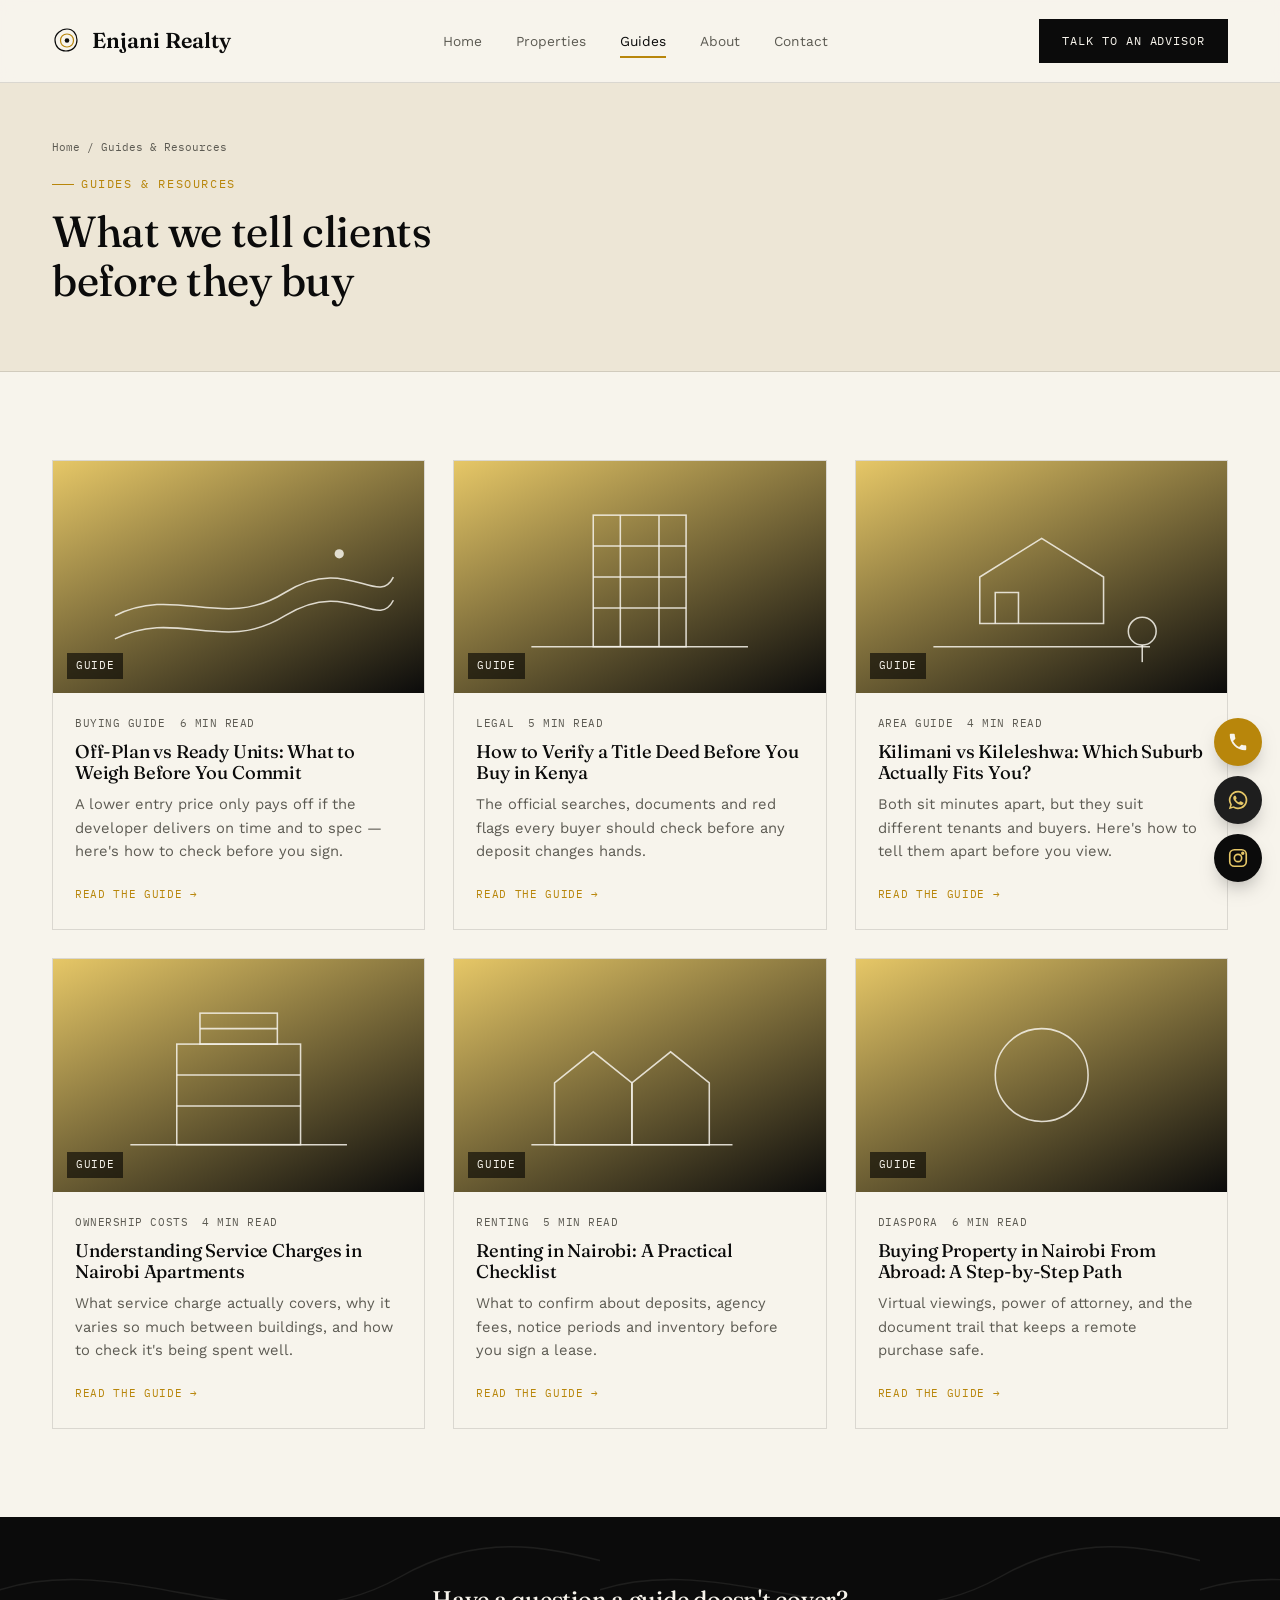
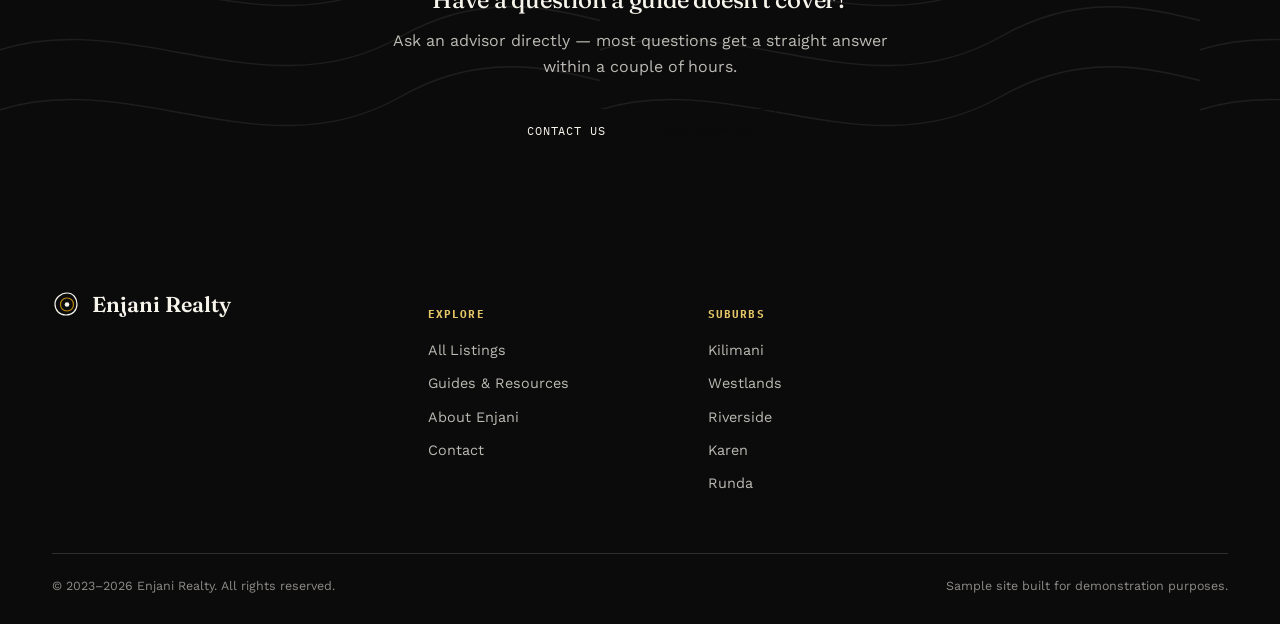
<file: blog.html>
<!DOCTYPE html>
<html lang="en">
<head>
<meta charset="UTF-8">
<meta name="viewport" content="width=device-width, initial-scale=1">
<title>Guides &amp; Resources — Enjani Realty</title>
<meta name="description" content="Practical guides on buying, renting and investing in Nairobi property — from off-plan risk to title deed checks, written by Enjani Realty's advisors.">
<link rel="preconnect" href="https://fonts.googleapis.com">
<link rel="preconnect" href="https://fonts.gstatic.com" crossorigin>
<link rel="stylesheet" href="https://fonts.googleapis.com/css2?family=Fraunces:ital,opsz,wght@0,9..144,300;0,9..144,450;0,9..144,600;1,9..144,450&family=Work+Sans:wght@300;400;500;600&family=IBM+Plex+Mono:wght@400;500&display=swap">
<link rel="stylesheet" href="css/style.css">
</head>
<body>

<header class="site-header">
  <div class="wrap">
    <a href="index.html" class="logo">
      <svg class="mark" viewBox="0 0 30 30" fill="none" aria-hidden="true">
        <path d="M15 3c6 0 10 5 10 11s-4 11-11 11S3 20 3 14 9 3 15 3z" stroke="#0B0B0B" stroke-width="1.2"/>
        <path d="M15 8c4 0 6.5 3 6.5 6.5S19 21 15 21s-6.5-3-6.5-6.5S11 8 15 8z" stroke="#B8860B" stroke-width="1.2"/>
        <circle cx="15" cy="14.5" r="2.3" fill="#0B0B0B"/>
      </svg>
      <span>Enjani Realty</span>
    </a>
    <nav class="primary">
      <a href="index.html">Home</a>
      <a href="properties.html">Properties</a>
      <a href="blog.html" class="active">Guides</a>
      <a href="about.html">About</a>
      <a href="contact.html">Contact</a>
    </nav>
    <div class="header-cta">
      <a class="btn solid" href="https://wa.me/254790905989" target="_blank" rel="noopener">Talk to an Advisor</a>
    </div>
    <button class="menu-toggle" aria-label="Toggle menu"><span></span><span></span><span></span></button>
  </div>
</header>

<section class="page-hero">
  <div class="wrap">
    <p class="breadcrumb"><a href="index.html">Home</a> / Guides &amp; Resources</p>
    <p class="eyebrow">Guides &amp; Resources</p>
    <h1>What we tell clients before they buy</h1>
  </div>
</section>

<section>
  <div class="wrap">
    <div class="grid">

      <article class="blog-card">
        <div class="plot-art">
          <svg viewBox="0 0 400 300" fill="none" stroke="#F7F4EC" stroke-opacity="0.85" stroke-width="2">
            <path d="M40 200 C 120 160, 180 220, 260 170 S 380 190, 400 150" />
            <path d="M40 230 C 120 190, 180 250, 260 200 S 380 220, 400 180" />
            <circle cx="330" cy="120" r="6" fill="#F7F4EC" fill-opacity="0.85" stroke="none"/>
          </svg>
          <span class="tag">GUIDE</span>
        </div>
        <div class="body">
          <div class="meta-row"><span>Buying Guide</span><span>6 min read</span></div>
          <h3>Off-Plan vs Ready Units: What to Weigh Before You Commit</h3>
          <p>A lower entry price only pays off if the developer delivers on time and to spec — here's how to check before you sign.</p>
          <a class="readmore" href="blog-post.html">Read the guide →</a>
        </div>
      </article>

      <article class="blog-card">
        <div class="plot-art">
          <svg viewBox="0 0 400 300" fill="none" stroke="#F7F4EC" stroke-opacity="0.85" stroke-width="2">
            <rect x="140" y="70" width="120" height="170"/>
            <line x1="140" y1="110" x2="260" y2="110"/><line x1="140" y1="150" x2="260" y2="150"/><line x1="140" y1="190" x2="260" y2="190"/>
            <line x1="175" y1="70" x2="175" y2="240"/><line x1="225" y1="70" x2="225" y2="240"/>
            <line x1="60" y1="240" x2="340" y2="240"/>
          </svg>
          <span class="tag">GUIDE</span>
        </div>
        <div class="body">
          <div class="meta-row"><span>Legal</span><span>5 min read</span></div>
          <h3>How to Verify a Title Deed Before You Buy in Kenya</h3>
          <p>The official searches, documents and red flags every buyer should check before any deposit changes hands.</p>
          <a class="readmore" href="blog-post.html">Read the guide →</a>
        </div>
      </article>

      <article class="blog-card">
        <div class="plot-art">
          <svg viewBox="0 0 400 300" fill="none" stroke="#F7F4EC" stroke-opacity="0.85" stroke-width="2">
            <path d="M120 210 L120 150 L200 100 L280 150 L280 210 Z"/>
            <path d="M140 210 L140 170 L170 170 L170 210"/>
            <circle cx="330" cy="220" r="18"/><line x1="330" y1="238" x2="330" y2="260"/>
            <line x1="60" y1="240" x2="340" y2="240"/>
          </svg>
          <span class="tag">GUIDE</span>
        </div>
        <div class="body">
          <div class="meta-row"><span>Area Guide</span><span>4 min read</span></div>
          <h3>Kilimani vs Kileleshwa: Which Suburb Actually Fits You?</h3>
          <p>Both sit minutes apart, but they suit different tenants and buyers. Here's how to tell them apart before you view.</p>
          <a class="readmore" href="blog-post.html">Read the guide →</a>
        </div>
      </article>

      <article class="blog-card">
        <div class="plot-art">
          <svg viewBox="0 0 400 300" fill="none" stroke="#F7F4EC" stroke-opacity="0.85" stroke-width="2">
            <rect x="120" y="110" width="160" height="130"/><rect x="150" y="70" width="100" height="40"/>
            <line x1="150" y1="90" x2="250" y2="90"/><line x1="120" y1="150" x2="280" y2="150"/><line x1="120" y1="190" x2="280" y2="190"/>
            <line x1="60" y1="240" x2="340" y2="240"/>
          </svg>
          <span class="tag">GUIDE</span>
        </div>
        <div class="body">
          <div class="meta-row"><span>Ownership Costs</span><span>4 min read</span></div>
          <h3>Understanding Service Charges in Nairobi Apartments</h3>
          <p>What service charge actually covers, why it varies so much between buildings, and how to check it's being spent well.</p>
          <a class="readmore" href="blog-post.html">Read the guide →</a>
        </div>
      </article>

      <article class="blog-card">
        <div class="plot-art">
          <svg viewBox="0 0 400 300" fill="none" stroke="#F7F4EC" stroke-opacity="0.85" stroke-width="2">
            <path d="M90 240 L90 160 L140 120 L190 160 L190 240 Z"/>
            <path d="M190 240 L190 160 L240 120 L290 160 L290 240 Z"/>
            <line x1="60" y1="240" x2="320" y2="240"/>
          </svg>
          <span class="tag">GUIDE</span>
        </div>
        <div class="body">
          <div class="meta-row"><span>Renting</span><span>5 min read</span></div>
          <h3>Renting in Nairobi: A Practical Checklist</h3>
          <p>What to confirm about deposits, agency fees, notice periods and inventory before you sign a lease.</p>
          <a class="readmore" href="blog-post.html">Read the guide →</a>
        </div>
      </article>

      <article class="blog-card">
        <div class="plot-art">
          <svg viewBox="0 0 400 300" fill="none" stroke="#F7F4EC" stroke-opacity="0.85" stroke-width="2">
            <circle cx="200" cy="150" r="60"/>
          </svg>
          <span class="tag">GUIDE</span>
        </div>
        <div class="body">
          <div class="meta-row"><span>Diaspora</span><span>6 min read</span></div>
          <h3>Buying Property in Nairobi From Abroad: A Step-by-Step Path</h3>
          <p>Virtual viewings, power of attorney, and the document trail that keeps a remote purchase safe.</p>
          <a class="readmore" href="blog-post.html">Read the guide →</a>
        </div>
      </article>

    </div>
  </div>
</section>

<section class="cta-banner contour-field contour-dark">
  <div class="wrap">
    <h2>Have a question a guide doesn't cover?</h2>
    <p>Ask an advisor directly — most questions get a straight answer within a couple of hours.</p>
    <div class="actions">
      <a class="btn solid" href="contact.html">Contact Us</a>
      <a class="btn" href="https://wa.me/254790905989" target="_blank" rel="noopener">WhatsApp Us</a>
    </div>
  </div>
</section>

<footer>
  <div class="wrap">
    <div class="footer-grid">
      <div>
        <a href="index.html" class="logo">
          <svg class="mark" viewBox="0 0 30 30" fill="none" aria-hidden="true">
            <path d="M15 3c6 0 10 5 10 11s-4 11-11 11S3 20 3 14 9 3 15 3z" stroke="#F7F4EC" stroke-width="1.2"/>
            <path d="M15 8c4 0 6.5 3 6.5 6.5S19 21 15 21s-6.5-3-6.5-6.5S11 8 15 8z" stroke="#B8860B" stroke-width="1.2"/>
            <circle cx="15" cy="14.5" r="2.3" fill="#F7F4EC"/>
          </svg>
          <span>Enjani Realty</span>
        </a>
      </div>
      <div>
        <h5>Explore</h5>
        <ul><li><a href="properties.html">All Listings</a></li><li><a href="blog.html">Guides &amp; Resources</a></li><li><a href="about.html">About Enjani</a></li><li><a href="contact.html">Contact</a></li></ul>
      </div>
      <div>
        <h5>Suburbs</h5>
        <ul><li><a href="properties.html?location=kilimani">Kilimani</a></li><li><a href="properties.html?location=westlands">Westlands</a></li><li><a href="properties.html?location=riverside">Riverside</a></li><li><a href="properties.html?location=karen">Karen</a></li><li><a href="properties.html?location=runda">Runda</a></li></ul>
      </div>
    </div>
    <div class="footer-bottom">
      <span>© 2023–2026 Enjani Realty. All rights reserved.</span>
      <span>Sample site built for demonstration purposes.</span>
    </div>
  </div>
</footer>

<div class="contact-stack">
  <a class="call" href="tel:+254790905989" aria-label="Call Enjani Realty">
    <svg viewBox="0 0 24 24" fill="currentColor" aria-hidden="true"><path d="M6.6 10.8c1.4 2.8 3.8 5.1 6.6 6.6l2.2-2.2c.3-.3.7-.4 1-.2 1.1.4 2.3.6 3.6.6.6 0 1 .4 1 1V20c0 .6-.4 1-1 1C10.6 21 3 13.4 3 4c0-.6.4-1 1-1h3.5c.6 0 1 .4 1 1 0 1.3.2 2.5.6 3.6.1.4 0 .8-.2 1L6.6 10.8z"/></svg>
  </a>
  <a class="whatsapp" href="https://wa.me/254790905989?text=Hello%20Enjani%20Realty%2C%20I%20have%20a%20question" target="_blank" rel="noopener" aria-label="Chat with us on WhatsApp">
    <svg viewBox="0 0 24 24" fill="currentColor" aria-hidden="true"><path d="M12 2a10 10 0 0 0-8.5 15.2L2 22l4.9-1.5A10 10 0 1 0 12 2zm0 18.2a8.2 8.2 0 0 1-4.2-1.2l-.3-.2-3 .9.9-2.9-.2-.3A8.2 8.2 0 1 1 12 20.2zm4.5-6.1c-.2-.1-1.5-.7-1.7-.8-.2-.1-.4-.1-.6.1-.2.2-.6.8-.8 1-.1.2-.3.2-.5.1-.2-.1-1-.4-1.9-1.2-.7-.6-1.2-1.4-1.3-1.6-.1-.2 0-.4.1-.5.1-.1.2-.3.4-.4.1-.2.2-.3.2-.5.1-.2 0-.3 0-.5s-.6-1.6-.9-2.1c-.2-.5-.5-.4-.6-.4h-.5c-.2 0-.5.1-.7.3-.2.2-.9.9-.9 2.2s1 2.6 1.1 2.7c.1.2 2 3 4.7 4.2.7.3 1.2.5 1.6.6.7.2 1.3.2 1.8.1.5-.1 1.5-.6 1.8-1.2.2-.6.2-1.1.2-1.2-.1-.2-.3-.2-.5-.3z"/></svg>
  </a>
  <a class="instagram" href="https://instagram.com/enjani_realty" target="_blank" rel="noopener" aria-label="Enjani Realty on Instagram">
    <svg viewBox="0 0 24 24" fill="none" stroke="currentColor" stroke-width="1.8" aria-hidden="true"><rect x="3" y="3" width="18" height="18" rx="5"/><circle cx="12" cy="12" r="4"/><circle cx="17.2" cy="6.8" r="1"/></svg>
  </a>
</div>

<script src="js/script.js"></script>
</body>
</html>
</file>
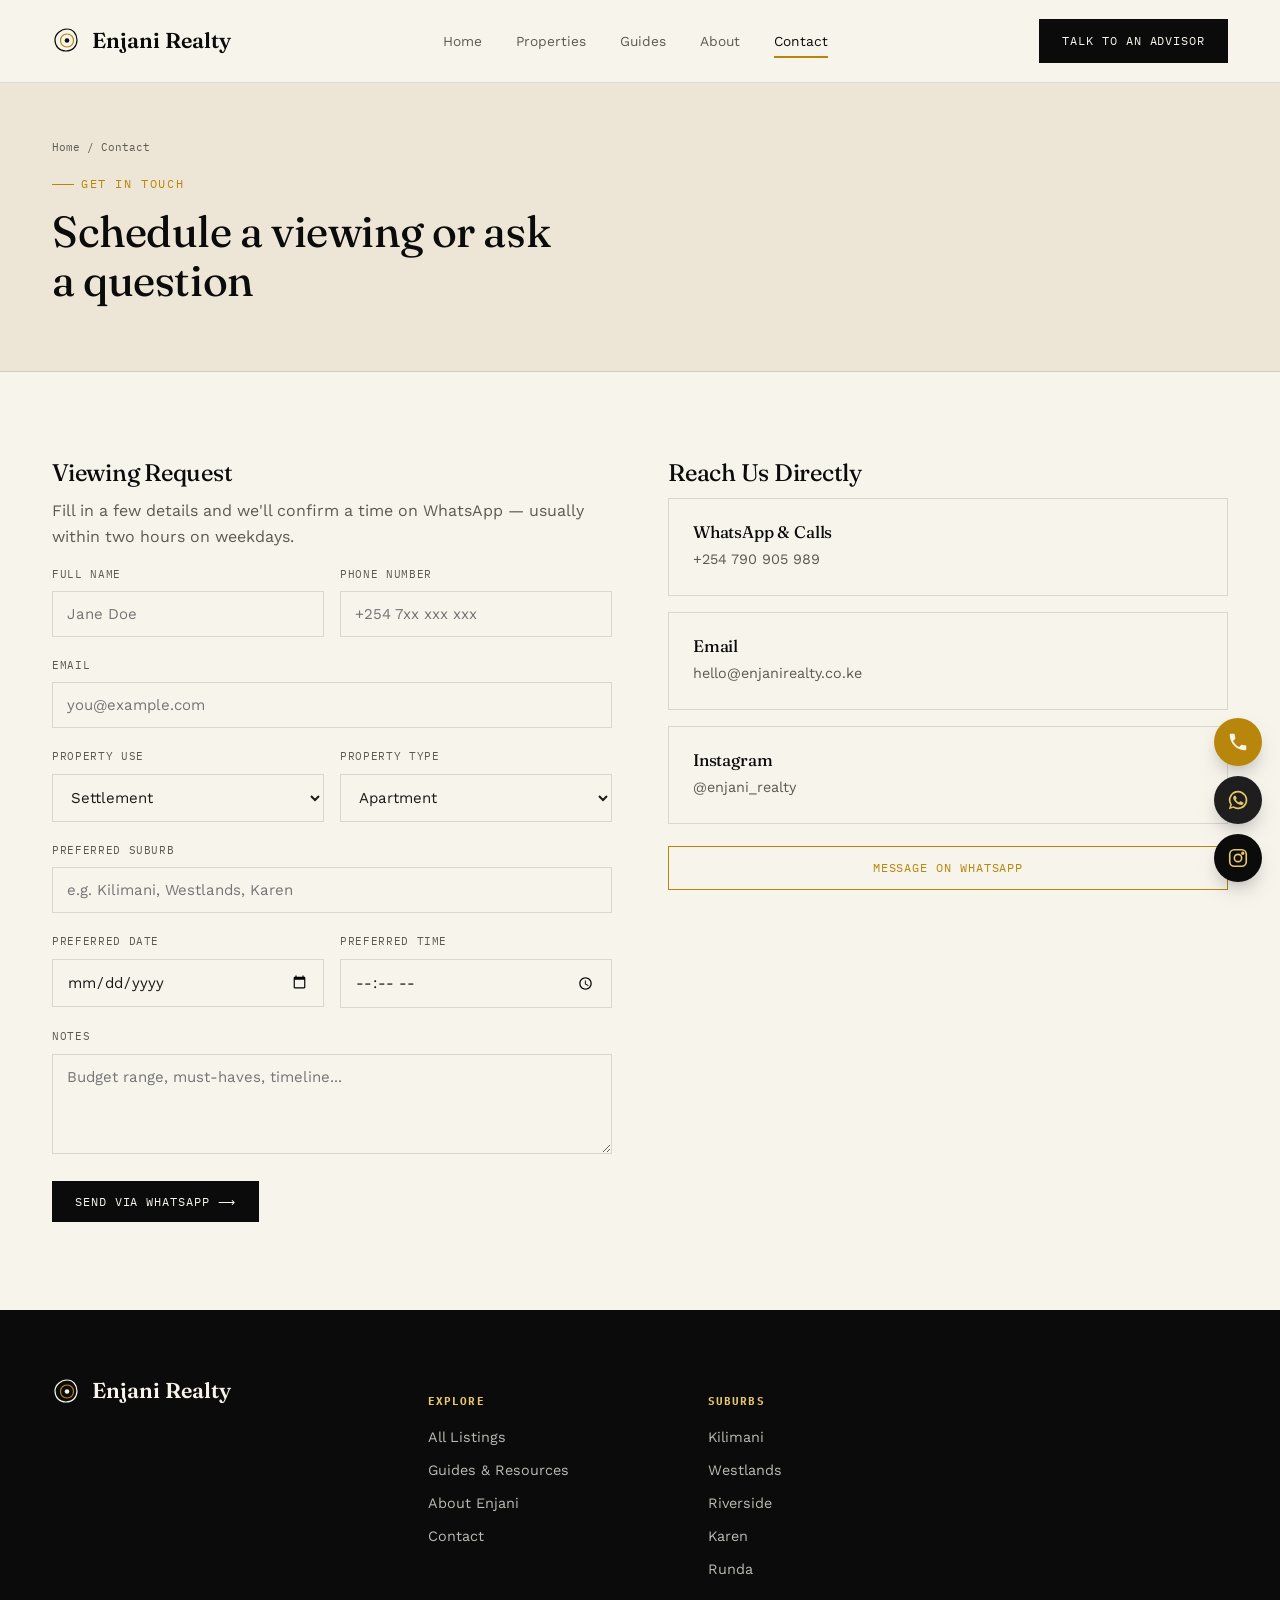
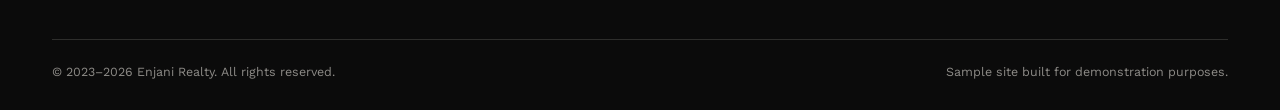
<file: contact.html>
<!DOCTYPE html>
<html lang="en">
<head>
<meta charset="UTF-8">
<meta name="viewport" content="width=device-width, initial-scale=1">
<title>Contact — Enjani Realty</title>
<meta name="description" content="Reach Enjani Realty to schedule a viewing or ask about buying, renting or listing a property in Nairobi.">
<link rel="preconnect" href="https://fonts.googleapis.com">
<link rel="preconnect" href="https://fonts.gstatic.com" crossorigin>
<link rel="stylesheet" href="https://fonts.googleapis.com/css2?family=Fraunces:ital,opsz,wght@0,9..144,300;0,9..144,450;0,9..144,600;1,9..144,450&family=Work+Sans:wght@300;400;500;600&family=IBM+Plex+Mono:wght@400;500&display=swap">
<link rel="stylesheet" href="css/style.css">
</head>
<body>

<header class="site-header">
  <div class="wrap">
    <a href="index.html" class="logo">
      <svg class="mark" viewBox="0 0 30 30" fill="none" aria-hidden="true">
        <path d="M15 3c6 0 10 5 10 11s-4 11-11 11S3 20 3 14 9 3 15 3z" stroke="#0B0B0B" stroke-width="1.2"/>
        <path d="M15 8c4 0 6.5 3 6.5 6.5S19 21 15 21s-6.5-3-6.5-6.5S11 8 15 8z" stroke="#B8860B" stroke-width="1.2"/>
        <circle cx="15" cy="14.5" r="2.3" fill="#0B0B0B"/>
      </svg>
      <span>Enjani Realty</span>
    </a>
    <nav class="primary">
      <a href="index.html">Home</a>
      <a href="properties.html">Properties</a>
      <a href="blog.html">Guides</a>
      <a href="about.html">About</a>
      <a href="contact.html" class="active">Contact</a>
    </nav>
    <div class="header-cta">
      <a class="btn solid" href="https://wa.me/254790905989" target="_blank" rel="noopener">Talk to an Advisor</a>
    </div>
    <button class="menu-toggle" aria-label="Toggle menu"><span></span><span></span><span></span></button>
  </div>
</header>

<section class="page-hero">
  <div class="wrap">
    <p class="breadcrumb"><a href="index.html">Home</a> / Contact</p>
    <p class="eyebrow">Get In Touch</p>
    <h1>Schedule a viewing or ask a question</h1>
  </div>
</section>

<section>
  <div class="wrap contact-grid">
    <div>
      <h2>Viewing Request</h2>
      <p style="color:var(--ink-soft);">Fill in a few details and we'll confirm a time on WhatsApp — usually within two hours on weekdays.</p>
      <form id="viewing-form">
        <div class="form-row">
          <div class="form-field">
            <label for="name">Full Name</label>
            <input type="text" id="name" name="name" placeholder="Jane Doe" required>
          </div>
          <div class="form-field">
            <label for="phone">Phone Number</label>
            <input type="tel" id="phone" name="phone" placeholder="+254 7xx xxx xxx" required>
          </div>
        </div>
        <div class="form-field">
          <label for="email">Email</label>
          <input type="email" id="email" name="email" placeholder="you@example.com">
        </div>
        <div class="form-row">
          <div class="form-field">
            <label for="use">Property Use</label>
            <select id="use" name="use">
              <option>Settlement</option>
              <option>Investment</option>
              <option>Short-stay / Airbnb</option>
            </select>
          </div>
          <div class="form-field">
            <label for="type">Property Type</label>
            <select id="type" name="type">
              <option>Apartment</option>
              <option>Townhouse</option>
              <option>Villa</option>
              <option>Land</option>
            </select>
          </div>
        </div>
        <div class="form-field">
          <label for="location">Preferred Suburb</label>
          <input type="text" id="location" name="location" placeholder="e.g. Kilimani, Westlands, Karen">
        </div>
        <div class="form-row">
          <div class="form-field">
            <label for="date">Preferred Date</label>
            <input type="date" id="date" name="date">
          </div>
          <div class="form-field">
            <label for="time">Preferred Time</label>
            <input type="time" id="time" name="time">
          </div>
        </div>
        <div class="form-field">
          <label for="notes">Notes</label>
          <textarea id="notes" name="notes" rows="4" placeholder="Budget range, must-haves, timeline..."></textarea>
        </div>
        <button type="submit" class="btn solid">Send via WhatsApp ⟶</button>
      </form>
    </div>

    <div>
      <h2>Reach Us Directly</h2>
      <div class="office-card">
        <h4>WhatsApp &amp; Calls</h4>
        <p>+254 790 905 989</p>
      </div>
      <div class="office-card">
        <h4>Email</h4>
        <p>hello@enjanirealty.co.ke</p>
      </div>
      <div class="office-card">
        <h4>Instagram</h4>
        <p>@enjani_realty</p>
      </div>
      <a class="btn clay" style="width:100%; justify-content:center; margin-top:6px;" href="https://wa.me/254790905989" target="_blank" rel="noopener">Message on WhatsApp</a>
    </div>
  </div>
</section>

<footer>
  <div class="wrap">
    <div class="footer-grid">
      <div>
        <a href="index.html" class="logo">
          <svg class="mark" viewBox="0 0 30 30" fill="none" aria-hidden="true">
            <path d="M15 3c6 0 10 5 10 11s-4 11-11 11S3 20 3 14 9 3 15 3z" stroke="#F7F4EC" stroke-width="1.2"/>
            <path d="M15 8c4 0 6.5 3 6.5 6.5S19 21 15 21s-6.5-3-6.5-6.5S11 8 15 8z" stroke="#B8860B" stroke-width="1.2"/>
            <circle cx="15" cy="14.5" r="2.3" fill="#F7F4EC"/>
          </svg>
          <span>Enjani Realty</span>
        </a>
      </div>
      <div>
        <h5>Explore</h5>
        <ul><li><a href="properties.html">All Listings</a></li><li><a href="blog.html">Guides &amp; Resources</a></li><li><a href="about.html">About Enjani</a></li><li><a href="contact.html">Contact</a></li></ul>
      </div>
      <div>
        <h5>Suburbs</h5>
        <ul><li><a href="properties.html?location=kilimani">Kilimani</a></li><li><a href="properties.html?location=westlands">Westlands</a></li><li><a href="properties.html?location=riverside">Riverside</a></li><li><a href="properties.html?location=karen">Karen</a></li><li><a href="properties.html?location=runda">Runda</a></li></ul>
      </div>
    </div>
    <div class="footer-bottom">
      <span>© 2023–2026 Enjani Realty. All rights reserved.</span>
      <span>Sample site built for demonstration purposes.</span>
    </div>
  </div>
</footer>

<div class="contact-stack">
  <a class="call" href="tel:+254790905989" aria-label="Call Enjani Realty">
    <svg viewBox="0 0 24 24" fill="currentColor" aria-hidden="true"><path d="M6.6 10.8c1.4 2.8 3.8 5.1 6.6 6.6l2.2-2.2c.3-.3.7-.4 1-.2 1.1.4 2.3.6 3.6.6.6 0 1 .4 1 1V20c0 .6-.4 1-1 1C10.6 21 3 13.4 3 4c0-.6.4-1 1-1h3.5c.6 0 1 .4 1 1 0 1.3.2 2.5.6 3.6.1.4 0 .8-.2 1L6.6 10.8z"/></svg>
  </a>
  <a class="whatsapp" href="https://wa.me/254790905989?text=Hello%20Enjani%20Realty%2C%20I%20have%20a%20question" target="_blank" rel="noopener" aria-label="Chat with us on WhatsApp">
    <svg viewBox="0 0 24 24" fill="currentColor" aria-hidden="true"><path d="M12 2a10 10 0 0 0-8.5 15.2L2 22l4.9-1.5A10 10 0 1 0 12 2zm0 18.2a8.2 8.2 0 0 1-4.2-1.2l-.3-.2-3 .9.9-2.9-.2-.3A8.2 8.2 0 1 1 12 20.2zm4.5-6.1c-.2-.1-1.5-.7-1.7-.8-.2-.1-.4-.1-.6.1-.2.2-.6.8-.8 1-.1.2-.3.2-.5.1-.2-.1-1-.4-1.9-1.2-.7-.6-1.2-1.4-1.3-1.6-.1-.2 0-.4.1-.5.1-.1.2-.3.4-.4.1-.2.2-.3.2-.5.1-.2 0-.3 0-.5s-.6-1.6-.9-2.1c-.2-.5-.5-.4-.6-.4h-.5c-.2 0-.5.1-.7.3-.2.2-.9.9-.9 2.2s1 2.6 1.1 2.7c.1.2 2 3 4.7 4.2.7.3 1.2.5 1.6.6.7.2 1.3.2 1.8.1.5-.1 1.5-.6 1.8-1.2.2-.6.2-1.1.2-1.2-.1-.2-.3-.2-.5-.3z"/></svg>
  </a>
  <a class="instagram" href="https://instagram.com/enjani_realty" target="_blank" rel="noopener" aria-label="Enjani Realty on Instagram">
    <svg viewBox="0 0 24 24" fill="none" stroke="currentColor" stroke-width="1.8" aria-hidden="true"><rect x="3" y="3" width="18" height="18" rx="5"/><circle cx="12" cy="12" r="4"/><circle cx="17.2" cy="6.8" r="1"/></svg>
  </a>
</div>

<script src="js/script.js"></script>
</body>
</html>
</file>
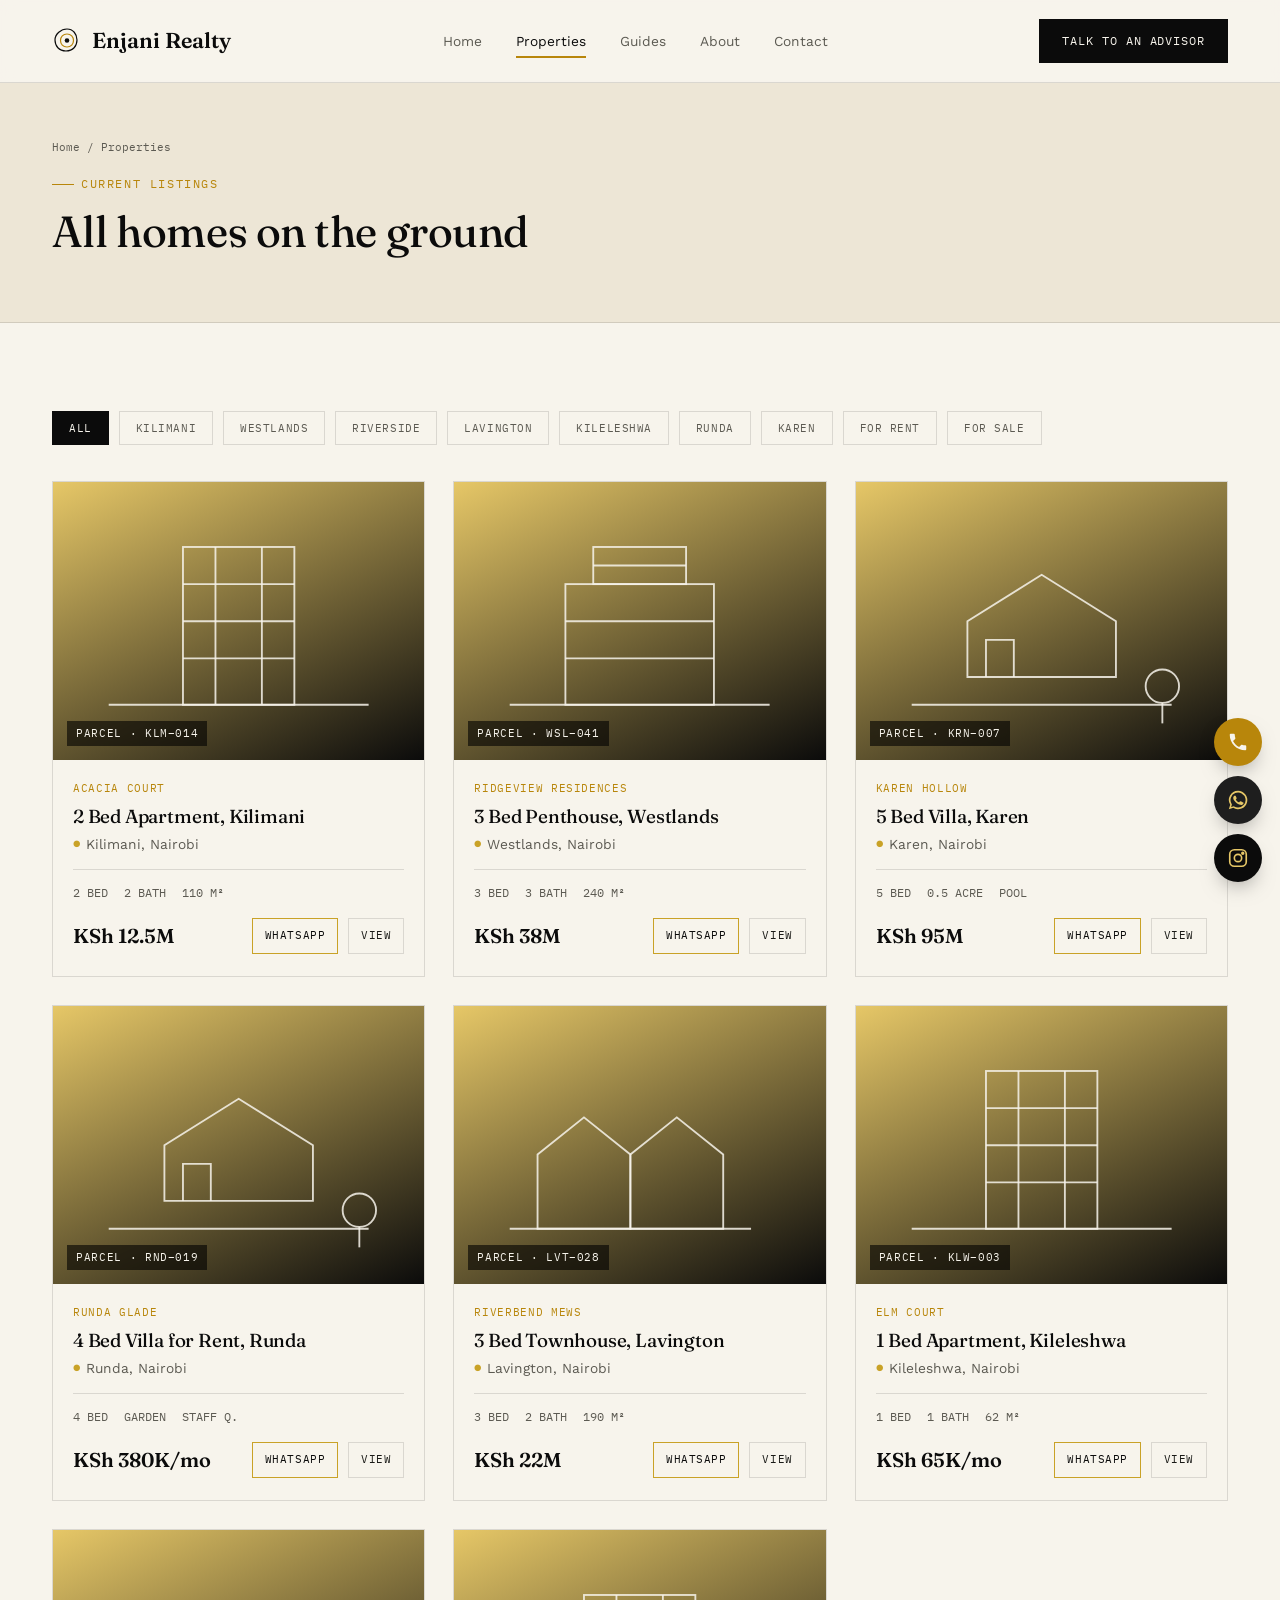
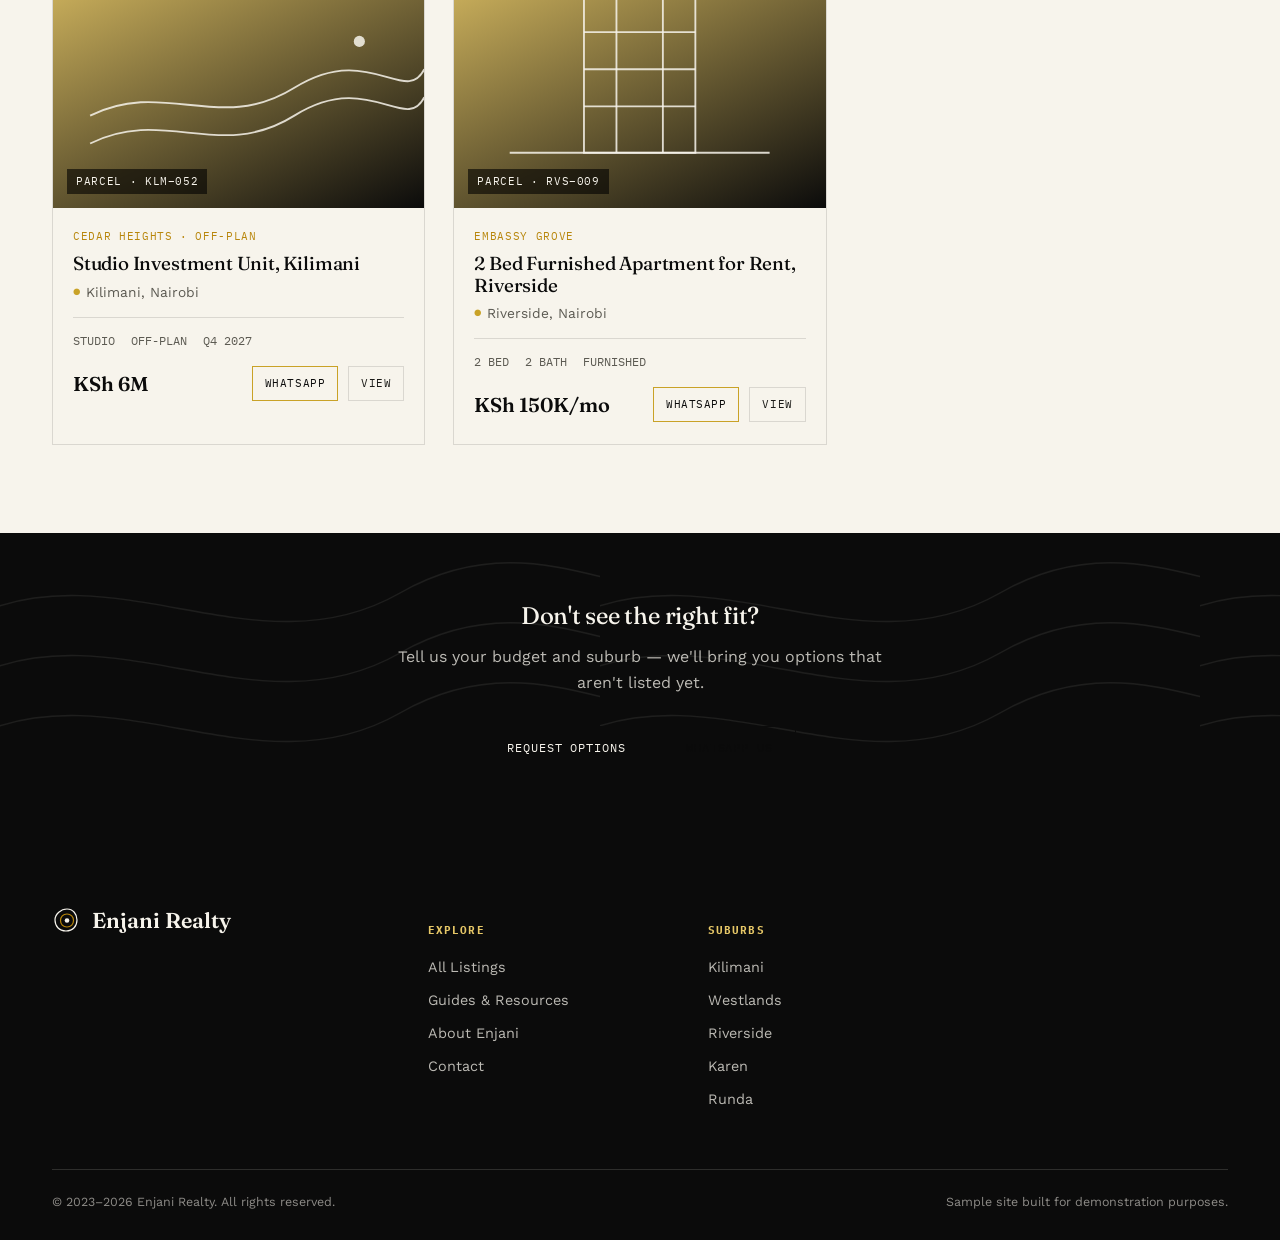
<file: properties.html>
<!DOCTYPE html>
<html lang="en">
<head>
<meta charset="UTF-8">
<meta name="viewport" content="width=device-width, initial-scale=1">
<title>Properties — Enjani Realty</title>
<meta name="description" content="Browse Enjani Realty's current Nairobi listings across Kilimani, Westlands, Riverside, Lavington, Kileleshwa, Runda and Karen.">
<link rel="preconnect" href="https://fonts.googleapis.com">
<link rel="preconnect" href="https://fonts.gstatic.com" crossorigin>
<link rel="stylesheet" href="https://fonts.googleapis.com/css2?family=Fraunces:ital,opsz,wght@0,9..144,300;0,9..144,450;0,9..144,600;1,9..144,450&family=Work+Sans:wght@300;400;500;600&family=IBM+Plex+Mono:wght@400;500&display=swap">
<link rel="stylesheet" href="css/style.css">
</head>
<body>

<header class="site-header">
  <div class="wrap">
    <a href="index.html" class="logo">
      <svg class="mark" viewBox="0 0 30 30" fill="none" aria-hidden="true">
        <path d="M15 3c6 0 10 5 10 11s-4 11-11 11S3 20 3 14 9 3 15 3z" stroke="#0B0B0B" stroke-width="1.2"/>
        <path d="M15 8c4 0 6.5 3 6.5 6.5S19 21 15 21s-6.5-3-6.5-6.5S11 8 15 8z" stroke="#B8860B" stroke-width="1.2"/>
        <circle cx="15" cy="14.5" r="2.3" fill="#0B0B0B"/>
      </svg>
      <span>Enjani Realty</span>
    </a>
    <nav class="primary">
      <a href="index.html">Home</a>
      <a href="properties.html" class="active">Properties</a>
      <a href="blog.html">Guides</a>
      <a href="about.html">About</a>
      <a href="contact.html">Contact</a>
    </nav>
    <div class="header-cta">
      <a class="btn solid" href="https://wa.me/254790905989" target="_blank" rel="noopener">Talk to an Advisor</a>
    </div>
    <button class="menu-toggle" aria-label="Toggle menu"><span></span><span></span><span></span></button>
  </div>
</header>

<section class="page-hero">
  <div class="wrap">
    <p class="breadcrumb"><a href="index.html">Home</a> / Properties</p>
    <p class="eyebrow">Current Listings</p>
    <h1>All homes on the ground</h1>
  </div>
</section>

<section>
  <div class="wrap">
    <div class="chip-row">
      <button class="chip active" data-filter="all">All</button>
      <button class="chip" data-filter="kilimani">Kilimani</button>
      <button class="chip" data-filter="westlands">Westlands</button>
      <button class="chip" data-filter="riverside">Riverside</button>
      <button class="chip" data-filter="lavington">Lavington</button>
      <button class="chip" data-filter="kileleshwa">Kileleshwa</button>
      <button class="chip" data-filter="runda">Runda</button>
      <button class="chip" data-filter="karen">Karen</button>
      <button class="chip" data-filter="rent">For Rent</button>
      <button class="chip" data-filter="sale">For Sale</button>
    </div>
    <p id="search-notice" hidden style="font-family:'IBM Plex Mono', monospace; font-size:.78rem; color:var(--ink-soft); margin:-10px 0 28px;"></p>

    <div class="grid">

      <article class="card" data-tags="kilimani,sale,apartment,2bed">
        <div class="plot-art">
          <svg viewBox="0 0 400 300" fill="none" stroke="#F7F4EC" stroke-opacity="0.85" stroke-width="2">
            <rect x="140" y="70" width="120" height="170"/>
            <line x1="140" y1="110" x2="260" y2="110"/><line x1="140" y1="150" x2="260" y2="150"/><line x1="140" y1="190" x2="260" y2="190"/>
            <line x1="175" y1="70" x2="175" y2="240"/><line x1="225" y1="70" x2="225" y2="240"/>
            <line x1="60" y1="240" x2="340" y2="240"/>
          </svg>
          <span class="tag">PARCEL · KLM–014</span>
        </div>
        <div class="body">
          <span class="parcel">ACACIA COURT</span>
          <h3>2 Bed Apartment, Kilimani</h3>
          <p class="loc">Kilimani, Nairobi</p>
          <div class="meta"><span>2 BED</span><span>2 BATH</span><span>110 M²</span></div>
          <div class="row"><span class="price">KSh 12.5M</span>
            <div class="links">
              <a class="wa" href="https://wa.me/254790905989?text=Interested%20in%20Acacia%20Court%2C%20Kilimani" target="_blank" rel="noopener">WhatsApp</a>
              <a class="view" href="property-detail.html">View</a>
            </div>
          </div>
        </div>
      </article>

      <article class="card" data-tags="westlands,sale,penthouse,3bed">
        <div class="plot-art">
          <svg viewBox="0 0 400 300" fill="none" stroke="#F7F4EC" stroke-opacity="0.85" stroke-width="2">
            <rect x="120" y="110" width="160" height="130"/><rect x="150" y="70" width="100" height="40"/>
            <line x1="150" y1="90" x2="250" y2="90"/><line x1="120" y1="150" x2="280" y2="150"/><line x1="120" y1="190" x2="280" y2="190"/>
            <line x1="60" y1="240" x2="340" y2="240"/>
          </svg>
          <span class="tag">PARCEL · WSL–041</span>
        </div>
        <div class="body">
          <span class="parcel">RIDGEVIEW RESIDENCES</span>
          <h3>3 Bed Penthouse, Westlands</h3>
          <p class="loc">Westlands, Nairobi</p>
          <div class="meta"><span>3 BED</span><span>3 BATH</span><span>240 M²</span></div>
          <div class="row"><span class="price">KSh 38M</span>
            <div class="links">
              <a class="wa" href="https://wa.me/254790905989?text=Interested%20in%20Ridgeview%20Residences%2C%20Westlands" target="_blank" rel="noopener">WhatsApp</a>
              <a class="view" href="property-detail.html">View</a>
            </div>
          </div>
        </div>
      </article>

      <article class="card" data-tags="karen,sale,villa,5bed">
        <div class="plot-art">
          <svg viewBox="0 0 400 300" fill="none" stroke="#F7F4EC" stroke-opacity="0.85" stroke-width="2">
            <path d="M120 210 L120 150 L200 100 L280 150 L280 210 Z"/>
            <path d="M140 210 L140 170 L170 170 L170 210"/>
            <circle cx="330" cy="220" r="18"/><line x1="330" y1="238" x2="330" y2="260"/>
            <line x1="60" y1="240" x2="340" y2="240"/>
          </svg>
          <span class="tag">PARCEL · KRN–007</span>
        </div>
        <div class="body">
          <span class="parcel">KAREN HOLLOW</span>
          <h3>5 Bed Villa, Karen</h3>
          <p class="loc">Karen, Nairobi</p>
          <div class="meta"><span>5 BED</span><span>0.5 ACRE</span><span>POOL</span></div>
          <div class="row"><span class="price">KSh 95M</span>
            <div class="links">
              <a class="wa" href="https://wa.me/254790905989?text=Interested%20in%20Karen%20Hollow" target="_blank" rel="noopener">WhatsApp</a>
              <a class="view" href="property-detail.html">View</a>
            </div>
          </div>
        </div>
      </article>

      <article class="card" data-tags="runda,rent,villa,4bed">
        <div class="plot-art">
          <svg viewBox="0 0 400 300" fill="none" stroke="#F7F4EC" stroke-opacity="0.85" stroke-width="2">
            <path d="M120 210 L120 150 L200 100 L280 150 L280 210 Z"/>
            <path d="M140 210 L140 170 L170 170 L170 210"/>
            <circle cx="330" cy="220" r="18"/><line x1="330" y1="238" x2="330" y2="260"/>
            <line x1="60" y1="240" x2="340" y2="240"/>
          </svg>
          <span class="tag">PARCEL · RND–019</span>
        </div>
        <div class="body">
          <span class="parcel">RUNDA GLADE</span>
          <h3>4 Bed Villa for Rent, Runda</h3>
          <p class="loc">Runda, Nairobi</p>
          <div class="meta"><span>4 BED</span><span>GARDEN</span><span>STAFF Q.</span></div>
          <div class="row"><span class="price">KSh 380K/mo</span>
            <div class="links">
              <a class="wa" href="https://wa.me/254790905989?text=Interested%20in%20Runda%20Glade%20for%20rent" target="_blank" rel="noopener">WhatsApp</a>
              <a class="view" href="property-detail.html">View</a>
            </div>
          </div>
        </div>
      </article>

      <article class="card" data-tags="lavington,sale,townhouse,3bed">
        <div class="plot-art">
          <svg viewBox="0 0 400 300" fill="none" stroke="#F7F4EC" stroke-opacity="0.85" stroke-width="2">
            <path d="M90 240 L90 160 L140 120 L190 160 L190 240 Z"/>
            <path d="M190 240 L190 160 L240 120 L290 160 L290 240 Z"/>
            <line x1="60" y1="240" x2="320" y2="240"/>
          </svg>
          <span class="tag">PARCEL · LVT–028</span>
        </div>
        <div class="body">
          <span class="parcel">RIVERBEND MEWS</span>
          <h3>3 Bed Townhouse, Lavington</h3>
          <p class="loc">Lavington, Nairobi</p>
          <div class="meta"><span>3 BED</span><span>2 BATH</span><span>190 M²</span></div>
          <div class="row"><span class="price">KSh 22M</span>
            <div class="links">
              <a class="wa" href="https://wa.me/254790905989?text=Interested%20in%20Riverbend%20Mews%2C%20Lavington" target="_blank" rel="noopener">WhatsApp</a>
              <a class="view" href="property-detail.html">View</a>
            </div>
          </div>
        </div>
      </article>

      <article class="card" data-tags="kileleshwa,rent,apartment,1bed">
        <div class="plot-art">
          <svg viewBox="0 0 400 300" fill="none" stroke="#F7F4EC" stroke-opacity="0.85" stroke-width="2">
            <rect x="140" y="70" width="120" height="170"/>
            <line x1="140" y1="110" x2="260" y2="110"/><line x1="140" y1="150" x2="260" y2="150"/><line x1="140" y1="190" x2="260" y2="190"/>
            <line x1="175" y1="70" x2="175" y2="240"/><line x1="225" y1="70" x2="225" y2="240"/>
            <line x1="60" y1="240" x2="340" y2="240"/>
          </svg>
          <span class="tag">PARCEL · KLW–003</span>
        </div>
        <div class="body">
          <span class="parcel">ELM COURT</span>
          <h3>1 Bed Apartment, Kileleshwa</h3>
          <p class="loc">Kileleshwa, Nairobi</p>
          <div class="meta"><span>1 BED</span><span>1 BATH</span><span>62 M²</span></div>
          <div class="row"><span class="price">KSh 65K/mo</span>
            <div class="links">
              <a class="wa" href="https://wa.me/254790905989?text=Interested%20in%20Elm%20Court%2C%20Kileleshwa" target="_blank" rel="noopener">WhatsApp</a>
              <a class="view" href="property-detail.html">View</a>
            </div>
          </div>
        </div>
      </article>

      <article class="card" data-tags="kilimani,sale,studio">
        <div class="plot-art">
          <svg viewBox="0 0 400 300" fill="none" stroke="#F7F4EC" stroke-opacity="0.85" stroke-width="2">
            <path d="M40 200 C 120 160, 180 220, 260 170 S 380 190, 400 150" />
            <path d="M40 230 C 120 190, 180 250, 260 200 S 380 220, 400 180" />
            <circle cx="330" cy="120" r="6" fill="#F7F4EC" fill-opacity="0.85" stroke="none"/>
          </svg>
          <span class="tag">PARCEL · KLM–052</span>
        </div>
        <div class="body">
          <span class="parcel">CEDAR HEIGHTS · OFF-PLAN</span>
          <h3>Studio Investment Unit, Kilimani</h3>
          <p class="loc">Kilimani, Nairobi</p>
          <div class="meta"><span>STUDIO</span><span>OFF-PLAN</span><span>Q4 2027</span></div>
          <div class="row"><span class="price">KSh 6M</span>
            <div class="links">
              <a class="wa" href="https://wa.me/254790905989?text=Interested%20in%20Cedar%20Heights%2C%20Kilimani" target="_blank" rel="noopener">WhatsApp</a>
              <a class="view" href="property-detail.html">View</a>
            </div>
          </div>
        </div>
      </article>

      <article class="card" data-tags="riverside,rent,apartment,2bed">
        <div class="plot-art">
          <svg viewBox="0 0 400 300" fill="none" stroke="#F7F4EC" stroke-opacity="0.85" stroke-width="2">
            <rect x="140" y="70" width="120" height="170"/>
            <line x1="140" y1="110" x2="260" y2="110"/><line x1="140" y1="150" x2="260" y2="150"/><line x1="140" y1="190" x2="260" y2="190"/>
            <line x1="175" y1="70" x2="175" y2="240"/><line x1="225" y1="70" x2="225" y2="240"/>
            <line x1="60" y1="240" x2="340" y2="240"/>
          </svg>
          <span class="tag">PARCEL · RVS–009</span>
        </div>
        <div class="body">
          <span class="parcel">EMBASSY GROVE</span>
          <h3>2 Bed Furnished Apartment for Rent, Riverside</h3>
          <p class="loc">Riverside, Nairobi</p>
          <div class="meta"><span>2 BED</span><span>2 BATH</span><span>FURNISHED</span></div>
          <div class="row"><span class="price">KSh 150K/mo</span>
            <div class="links">
              <a class="wa" href="https://wa.me/254790905989?text=Interested%20in%20Embassy%20Grove%2C%20Riverside" target="_blank" rel="noopener">WhatsApp</a>
              <a class="view" href="property-detail.html">View</a>
            </div>
          </div>
        </div>
      </article>

    </div>
  </div>
</section>

<section class="cta-banner contour-field contour-dark">
  <div class="wrap">
    <h2>Don't see the right fit?</h2>
    <p>Tell us your budget and suburb — we'll bring you options that aren't listed yet.</p>
    <div class="actions">
      <a class="btn solid" href="contact.html">Request Options</a>
      <a class="btn" href="https://wa.me/254790905989" target="_blank" rel="noopener">WhatsApp Us</a>
    </div>
  </div>
</section>

<footer>
  <div class="wrap">
    <div class="footer-grid">
      <div>
        <a href="index.html" class="logo">
          <svg class="mark" viewBox="0 0 30 30" fill="none" aria-hidden="true">
            <path d="M15 3c6 0 10 5 10 11s-4 11-11 11S3 20 3 14 9 3 15 3z" stroke="#F7F4EC" stroke-width="1.2"/>
            <path d="M15 8c4 0 6.5 3 6.5 6.5S19 21 15 21s-6.5-3-6.5-6.5S11 8 15 8z" stroke="#B8860B" stroke-width="1.2"/>
            <circle cx="15" cy="14.5" r="2.3" fill="#F7F4EC"/>
          </svg>
          <span>Enjani Realty</span>
        </a>
      </div>
      <div>
        <h5>Explore</h5>
        <ul>
          <li><a href="properties.html">All Listings</a></li>
          <li><a href="blog.html">Guides &amp; Resources</a></li>
          <li><a href="about.html">About Enjani</a></li>
          <li><a href="contact.html">Contact</a></li>
        </ul>
      </div>
      <div>
        <h5>Suburbs</h5>
        <ul>
          <li><a href="properties.html?location=kilimani">Kilimani</a></li>
          <li><a href="properties.html?location=westlands">Westlands</a></li>
          <li><a href="properties.html?location=riverside">Riverside</a></li>
          <li><a href="properties.html?location=karen">Karen</a></li>
          <li><a href="properties.html?location=runda">Runda</a></li>
        </ul>
      </div>
    </div>
    <div class="footer-bottom">
      <span>© 2023–2026 Enjani Realty. All rights reserved.</span>
      <span>Sample site built for demonstration purposes.</span>
    </div>
  </div>
</footer>

<div class="contact-stack">
  <a class="call" href="tel:+254790905989" aria-label="Call Enjani Realty">
    <svg viewBox="0 0 24 24" fill="currentColor" aria-hidden="true"><path d="M6.6 10.8c1.4 2.8 3.8 5.1 6.6 6.6l2.2-2.2c.3-.3.7-.4 1-.2 1.1.4 2.3.6 3.6.6.6 0 1 .4 1 1V20c0 .6-.4 1-1 1C10.6 21 3 13.4 3 4c0-.6.4-1 1-1h3.5c.6 0 1 .4 1 1 0 1.3.2 2.5.6 3.6.1.4 0 .8-.2 1L6.6 10.8z"/></svg>
  </a>
  <a class="whatsapp" href="https://wa.me/254790905989?text=Hello%20Enjani%20Realty%2C%20I%20have%20a%20question" target="_blank" rel="noopener" aria-label="Chat with us on WhatsApp">
    <svg viewBox="0 0 24 24" fill="currentColor" aria-hidden="true"><path d="M12 2a10 10 0 0 0-8.5 15.2L2 22l4.9-1.5A10 10 0 1 0 12 2zm0 18.2a8.2 8.2 0 0 1-4.2-1.2l-.3-.2-3 .9.9-2.9-.2-.3A8.2 8.2 0 1 1 12 20.2zm4.5-6.1c-.2-.1-1.5-.7-1.7-.8-.2-.1-.4-.1-.6.1-.2.2-.6.8-.8 1-.1.2-.3.2-.5.1-.2-.1-1-.4-1.9-1.2-.7-.6-1.2-1.4-1.3-1.6-.1-.2 0-.4.1-.5.1-.1.2-.3.4-.4.1-.2.2-.3.2-.5.1-.2 0-.3 0-.5s-.6-1.6-.9-2.1c-.2-.5-.5-.4-.6-.4h-.5c-.2 0-.5.1-.7.3-.2.2-.9.9-.9 2.2s1 2.6 1.1 2.7c.1.2 2 3 4.7 4.2.7.3 1.2.5 1.6.6.7.2 1.3.2 1.8.1.5-.1 1.5-.6 1.8-1.2.2-.6.2-1.1.2-1.2-.1-.2-.3-.2-.5-.3z"/></svg>
  </a>
  <a class="instagram" href="https://instagram.com/enjani_realty" target="_blank" rel="noopener" aria-label="Enjani Realty on Instagram">
    <svg viewBox="0 0 24 24" fill="none" stroke="currentColor" stroke-width="1.8" aria-hidden="true"><rect x="3" y="3" width="18" height="18" rx="5"/><circle cx="12" cy="12" r="4"/><circle cx="17.2" cy="6.8" r="1"/></svg>
  </a>
</div>

<script src="js/script.js"></script>
</body>
</html>
</file>
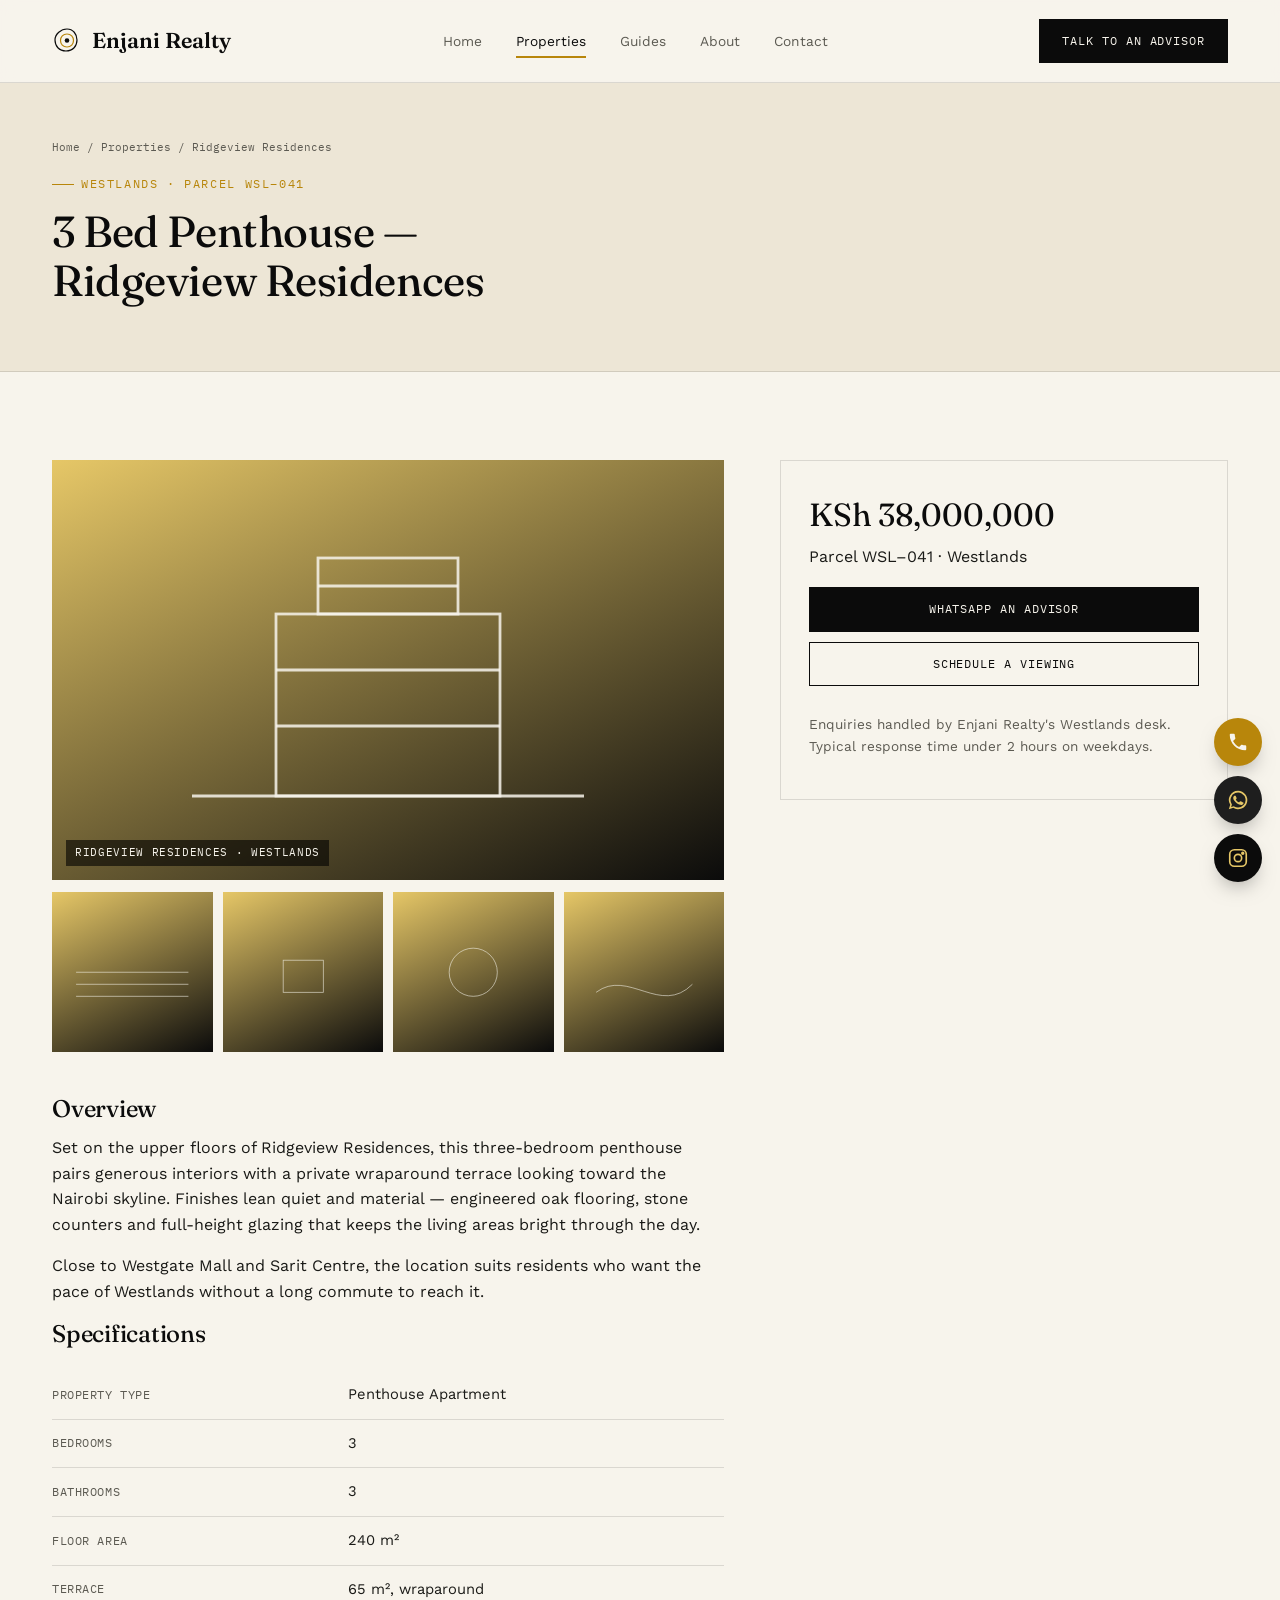
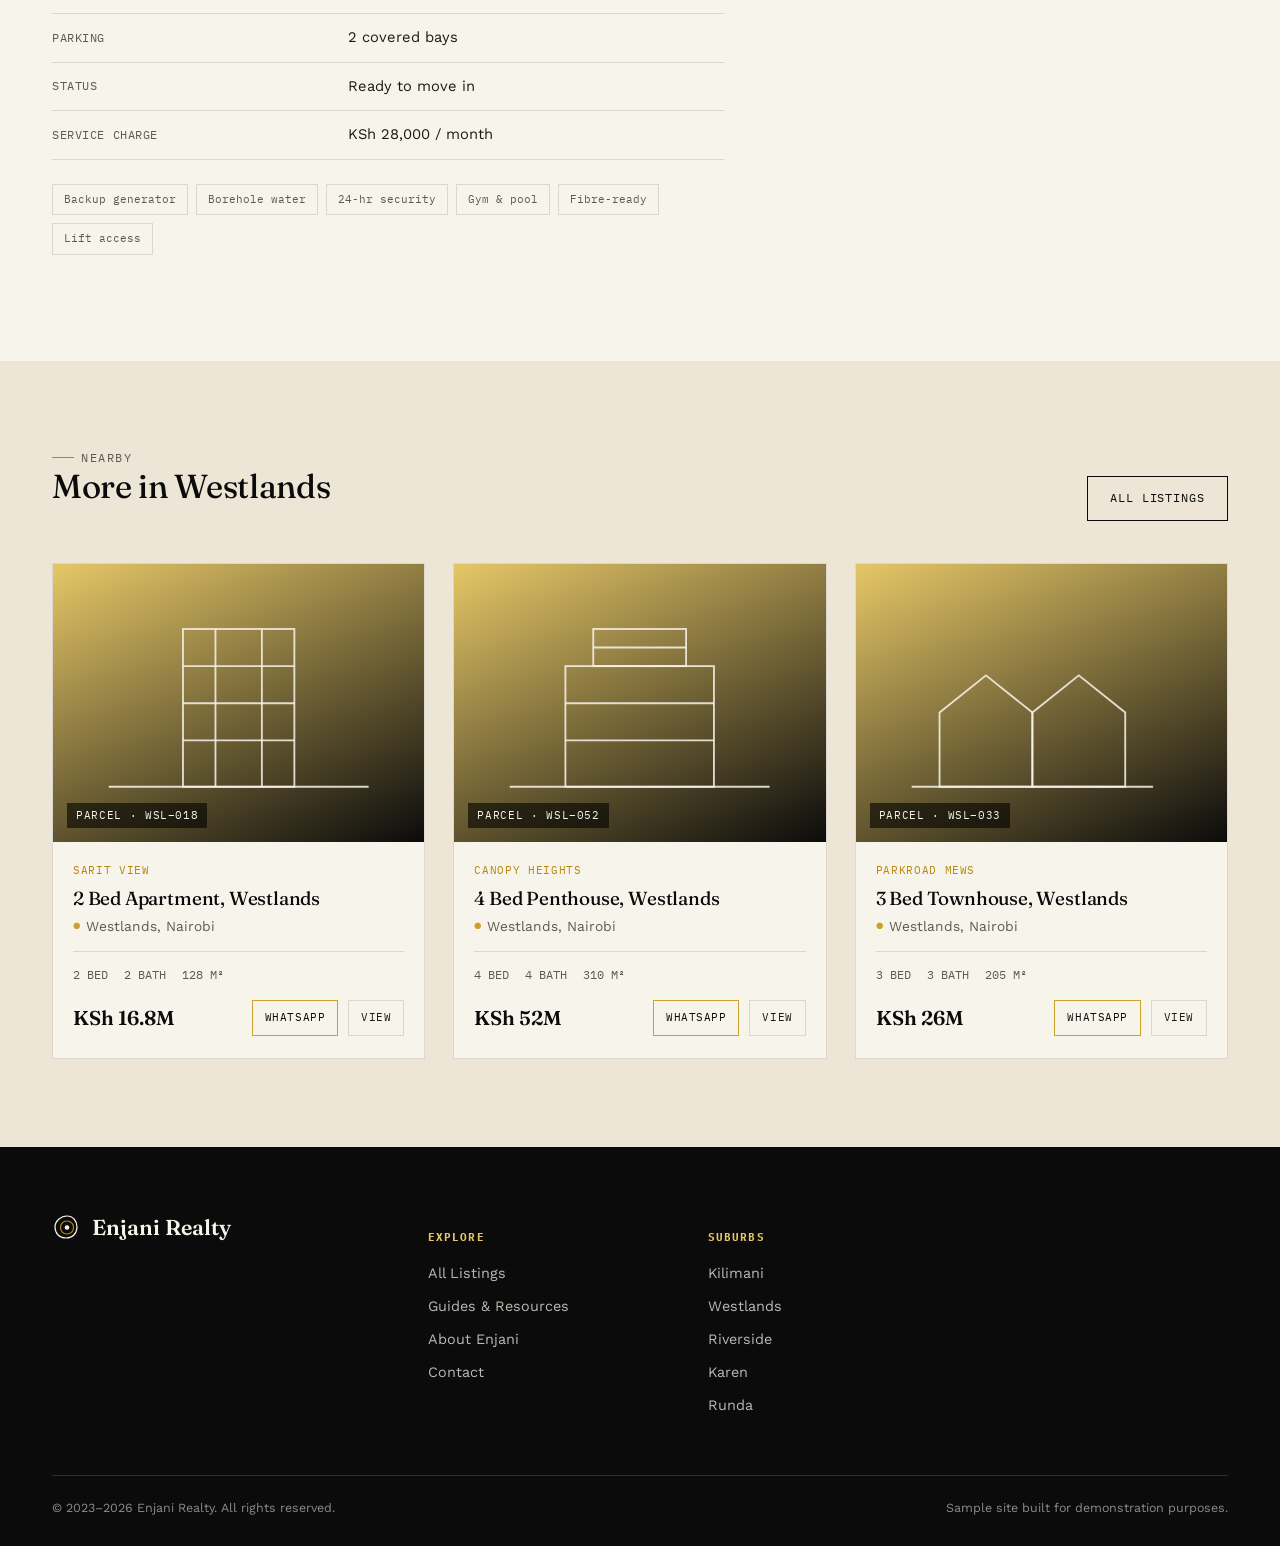
<file: property-detail.html>
<!DOCTYPE html>
<html lang="en">
<head>
<meta charset="UTF-8">
<meta name="viewport" content="width=device-width, initial-scale=1">
<title>Ridgeview Residences, Westlands — Enjani Realty</title>
<meta name="description" content="3 bedroom penthouse for sale at Ridgeview Residences, Westlands, Nairobi.">
<link rel="preconnect" href="https://fonts.googleapis.com">
<link rel="preconnect" href="https://fonts.gstatic.com" crossorigin>
<link rel="stylesheet" href="https://fonts.googleapis.com/css2?family=Fraunces:ital,opsz,wght@0,9..144,300;0,9..144,450;0,9..144,600;1,9..144,450&family=Work+Sans:wght@300;400;500;600&family=IBM+Plex+Mono:wght@400;500&display=swap">
<link rel="stylesheet" href="css/style.css">
</head>
<body>

<header class="site-header">
  <div class="wrap">
    <a href="index.html" class="logo">
      <svg class="mark" viewBox="0 0 30 30" fill="none" aria-hidden="true">
        <path d="M15 3c6 0 10 5 10 11s-4 11-11 11S3 20 3 14 9 3 15 3z" stroke="#0B0B0B" stroke-width="1.2"/>
        <path d="M15 8c4 0 6.5 3 6.5 6.5S19 21 15 21s-6.5-3-6.5-6.5S11 8 15 8z" stroke="#B8860B" stroke-width="1.2"/>
        <circle cx="15" cy="14.5" r="2.3" fill="#0B0B0B"/>
      </svg>
      <span>Enjani Realty</span>
    </a>
    <nav class="primary">
      <a href="index.html">Home</a>
      <a href="properties.html" class="active">Properties</a>
      <a href="blog.html">Guides</a>
      <a href="about.html">About</a>
      <a href="contact.html">Contact</a>
    </nav>
    <div class="header-cta">
      <a class="btn solid" href="https://wa.me/254790905989" target="_blank" rel="noopener">Talk to an Advisor</a>
    </div>
    <button class="menu-toggle" aria-label="Toggle menu"><span></span><span></span><span></span></button>
  </div>
</header>

<section class="page-hero">
  <div class="wrap">
    <p class="breadcrumb"><a href="index.html">Home</a> / <a href="properties.html">Properties</a> / Ridgeview Residences</p>
    <p class="eyebrow">Westlands · Parcel WSL–041</p>
    <h1>3 Bed Penthouse — Ridgeview Residences</h1>
  </div>
</section>

<section>
  <div class="wrap detail-grid">
    <div>
      <div class="gallery-main plot-art" style="aspect-ratio:16/10;">
        <svg viewBox="0 0 400 300" fill="none" stroke="#F7F4EC" stroke-opacity="0.85" stroke-width="2">
          <rect x="120" y="110" width="160" height="130"/><rect x="150" y="70" width="100" height="40"/>
          <line x1="150" y1="90" x2="250" y2="90"/><line x1="120" y1="150" x2="280" y2="150"/><line x1="120" y1="190" x2="280" y2="190"/>
          <line x1="60" y1="240" x2="340" y2="240"/>
        </svg>
        <span class="tag">RIDGEVIEW RESIDENCES · WESTLANDS</span>
      </div>
      <div class="gallery-thumbs">
        <div class="plot-art"><svg viewBox="0 0 400 300" fill="none" stroke="#F7F4EC" stroke-opacity="0.7" stroke-width="2"><line x1="60" y1="150" x2="340" y2="150"/><line x1="60" y1="180" x2="340" y2="180"/><line x1="60" y1="210" x2="340" y2="210"/></svg></div>
        <div class="plot-art"><svg viewBox="0 0 400 300" fill="none" stroke="#F7F4EC" stroke-opacity="0.7" stroke-width="2"><rect x="150" y="120" width="100" height="80"/></svg></div>
        <div class="plot-art"><svg viewBox="0 0 400 300" fill="none" stroke="#F7F4EC" stroke-opacity="0.7" stroke-width="2"><circle cx="200" cy="150" r="60"/></svg></div>
        <div class="plot-art"><svg viewBox="0 0 400 300" fill="none" stroke="#F7F4EC" stroke-opacity="0.7" stroke-width="2"><path d="M80 200 C160 140,240 260,320 180"/></svg></div>
      </div>

      <h2 style="margin-top:44px;">Overview</h2>
      <p>Set on the upper floors of Ridgeview Residences, this three-bedroom penthouse pairs generous interiors with a private wraparound terrace looking toward the Nairobi skyline. Finishes lean quiet and material — engineered oak flooring, stone counters and full-height glazing that keeps the living areas bright through the day.</p>
      <p>Close to Westgate Mall and Sarit Centre, the location suits residents who want the pace of Westlands without a long commute to reach it.</p>

      <h2>Specifications</h2>
      <table class="spec-table">
        <tr><td>Property Type</td><td>Penthouse Apartment</td></tr>
        <tr><td>Bedrooms</td><td>3</td></tr>
        <tr><td>Bathrooms</td><td>3</td></tr>
        <tr><td>Floor Area</td><td>240 m²</td></tr>
        <tr><td>Terrace</td><td>65 m², wraparound</td></tr>
        <tr><td>Parking</td><td>2 covered bays</td></tr>
        <tr><td>Status</td><td>Ready to move in</td></tr>
        <tr><td>Service Charge</td><td>KSh 28,000 / month</td></tr>
      </table>

      <div class="feature-tags">
        <span>Backup generator</span>
        <span>Borehole water</span>
        <span>24-hr security</span>
        <span>Gym &amp; pool</span>
        <span>Fibre-ready</span>
        <span>Lift access</span>
      </div>
    </div>

    <aside class="side-panel">
      <span class="price">KSh 38,000,000</span>
      <span class="parcel">Parcel WSL–041 · Westlands</span>
      <a class="btn solid" href="https://wa.me/254790905989?text=Hello%20Enjani%20Realty%2C%20I%27m%20interested%20in%20Ridgeview%20Residences%2C%20Westlands%20(WSL-041)" target="_blank" rel="noopener">WhatsApp an Advisor</a>
      <a class="btn" href="contact.html">Schedule a Viewing</a>
      <p style="font-size:.85rem; color:var(--ink-soft); margin-top:18px;">Enquiries handled by Enjani Realty's Westlands desk. Typical response time under 2 hours on weekdays.</p>
    </aside>
  </div>
</section>

<section class="alt">
  <div class="wrap">
    <div class="section-head">
      <div><p class="eyebrow">Nearby</p><h2>More in Westlands</h2></div>
      <a class="btn" href="properties.html">All Listings</a>
    </div>
    <div class="grid">
      <article class="card">
        <div class="plot-art">
          <svg viewBox="0 0 400 300" fill="none" stroke="#F7F4EC" stroke-opacity="0.85" stroke-width="2">
            <rect x="140" y="70" width="120" height="170"/>
            <line x1="140" y1="110" x2="260" y2="110"/><line x1="140" y1="150" x2="260" y2="150"/><line x1="140" y1="190" x2="260" y2="190"/>
            <line x1="175" y1="70" x2="175" y2="240"/><line x1="225" y1="70" x2="225" y2="240"/>
            <line x1="60" y1="240" x2="340" y2="240"/>
          </svg>
          <span class="tag">PARCEL · WSL–018</span>
        </div>
        <div class="body">
          <span class="parcel">SARIT VIEW</span>
          <h3>2 Bed Apartment, Westlands</h3>
          <p class="loc">Westlands, Nairobi</p>
          <div class="meta"><span>2 BED</span><span>2 BATH</span><span>128 M²</span></div>
          <div class="row"><span class="price">KSh 16.8M</span>
            <div class="links"><a class="wa" href="https://wa.me/254790905989" target="_blank" rel="noopener">WhatsApp</a><a class="view" href="property-detail.html">View</a></div>
          </div>
        </div>
      </article>
      <article class="card">
        <div class="plot-art">
          <svg viewBox="0 0 400 300" fill="none" stroke="#F7F4EC" stroke-opacity="0.85" stroke-width="2">
            <rect x="120" y="110" width="160" height="130"/><rect x="150" y="70" width="100" height="40"/>
            <line x1="150" y1="90" x2="250" y2="90"/><line x1="120" y1="150" x2="280" y2="150"/><line x1="120" y1="190" x2="280" y2="190"/>
            <line x1="60" y1="240" x2="340" y2="240"/>
          </svg>
          <span class="tag">PARCEL · WSL–052</span>
        </div>
        <div class="body">
          <span class="parcel">CANOPY HEIGHTS</span>
          <h3>4 Bed Penthouse, Westlands</h3>
          <p class="loc">Westlands, Nairobi</p>
          <div class="meta"><span>4 BED</span><span>4 BATH</span><span>310 M²</span></div>
          <div class="row"><span class="price">KSh 52M</span>
            <div class="links"><a class="wa" href="https://wa.me/254790905989" target="_blank" rel="noopener">WhatsApp</a><a class="view" href="property-detail.html">View</a></div>
          </div>
        </div>
      </article>
      <article class="card">
        <div class="plot-art">
          <svg viewBox="0 0 400 300" fill="none" stroke="#F7F4EC" stroke-opacity="0.85" stroke-width="2">
            <path d="M90 240 L90 160 L140 120 L190 160 L190 240 Z"/>
            <path d="M190 240 L190 160 L240 120 L290 160 L290 240 Z"/>
            <line x1="60" y1="240" x2="320" y2="240"/>
          </svg>
          <span class="tag">PARCEL · WSL–033</span>
        </div>
        <div class="body">
          <span class="parcel">PARKROAD MEWS</span>
          <h3>3 Bed Townhouse, Westlands</h3>
          <p class="loc">Westlands, Nairobi</p>
          <div class="meta"><span>3 BED</span><span>3 BATH</span><span>205 M²</span></div>
          <div class="row"><span class="price">KSh 26M</span>
            <div class="links"><a class="wa" href="https://wa.me/254790905989" target="_blank" rel="noopener">WhatsApp</a><a class="view" href="property-detail.html">View</a></div>
          </div>
        </div>
      </article>
    </div>
  </div>
</section>

<footer>
  <div class="wrap">
    <div class="footer-grid">
      <div>
        <a href="index.html" class="logo">
          <svg class="mark" viewBox="0 0 30 30" fill="none" aria-hidden="true">
            <path d="M15 3c6 0 10 5 10 11s-4 11-11 11S3 20 3 14 9 3 15 3z" stroke="#F7F4EC" stroke-width="1.2"/>
            <path d="M15 8c4 0 6.5 3 6.5 6.5S19 21 15 21s-6.5-3-6.5-6.5S11 8 15 8z" stroke="#B8860B" stroke-width="1.2"/>
            <circle cx="15" cy="14.5" r="2.3" fill="#F7F4EC"/>
          </svg>
          <span>Enjani Realty</span>
        </a>
      </div>
      <div>
        <h5>Explore</h5>
        <ul><li><a href="properties.html">All Listings</a></li><li><a href="blog.html">Guides &amp; Resources</a></li><li><a href="about.html">About Enjani</a></li><li><a href="contact.html">Contact</a></li></ul>
      </div>
      <div>
        <h5>Suburbs</h5>
        <ul><li><a href="properties.html?location=kilimani">Kilimani</a></li><li><a href="properties.html?location=westlands">Westlands</a></li><li><a href="properties.html?location=riverside">Riverside</a></li><li><a href="properties.html?location=karen">Karen</a></li><li><a href="properties.html?location=runda">Runda</a></li></ul>
      </div>
    </div>
    <div class="footer-bottom">
      <span>© 2023–2026 Enjani Realty. All rights reserved.</span>
      <span>Sample site built for demonstration purposes.</span>
    </div>
  </div>
</footer>

<div class="contact-stack">
  <a class="call" href="tel:+254790905989" aria-label="Call Enjani Realty">
    <svg viewBox="0 0 24 24" fill="currentColor" aria-hidden="true"><path d="M6.6 10.8c1.4 2.8 3.8 5.1 6.6 6.6l2.2-2.2c.3-.3.7-.4 1-.2 1.1.4 2.3.6 3.6.6.6 0 1 .4 1 1V20c0 .6-.4 1-1 1C10.6 21 3 13.4 3 4c0-.6.4-1 1-1h3.5c.6 0 1 .4 1 1 0 1.3.2 2.5.6 3.6.1.4 0 .8-.2 1L6.6 10.8z"/></svg>
  </a>
  <a class="whatsapp" href="https://wa.me/254790905989?text=Hello%20Enjani%20Realty%2C%20I%20have%20a%20question" target="_blank" rel="noopener" aria-label="Chat with us on WhatsApp">
    <svg viewBox="0 0 24 24" fill="currentColor" aria-hidden="true"><path d="M12 2a10 10 0 0 0-8.5 15.2L2 22l4.9-1.5A10 10 0 1 0 12 2zm0 18.2a8.2 8.2 0 0 1-4.2-1.2l-.3-.2-3 .9.9-2.9-.2-.3A8.2 8.2 0 1 1 12 20.2zm4.5-6.1c-.2-.1-1.5-.7-1.7-.8-.2-.1-.4-.1-.6.1-.2.2-.6.8-.8 1-.1.2-.3.2-.5.1-.2-.1-1-.4-1.9-1.2-.7-.6-1.2-1.4-1.3-1.6-.1-.2 0-.4.1-.5.1-.1.2-.3.4-.4.1-.2.2-.3.2-.5.1-.2 0-.3 0-.5s-.6-1.6-.9-2.1c-.2-.5-.5-.4-.6-.4h-.5c-.2 0-.5.1-.7.3-.2.2-.9.9-.9 2.2s1 2.6 1.1 2.7c.1.2 2 3 4.7 4.2.7.3 1.2.5 1.6.6.7.2 1.3.2 1.8.1.5-.1 1.5-.6 1.8-1.2.2-.6.2-1.1.2-1.2-.1-.2-.3-.2-.5-.3z"/></svg>
  </a>
  <a class="instagram" href="https://instagram.com/enjani_realty" target="_blank" rel="noopener" aria-label="Enjani Realty on Instagram">
    <svg viewBox="0 0 24 24" fill="none" stroke="currentColor" stroke-width="1.8" aria-hidden="true"><rect x="3" y="3" width="18" height="18" rx="5"/><circle cx="12" cy="12" r="4"/><circle cx="17.2" cy="6.8" r="1"/></svg>
  </a>
</div>

<script src="js/script.js"></script>
</body>
</html>
</file>
<file: css/style.css>
/* ===========================================================
   ENJANI REALTY — design tokens (black & gold)
   Type: Fraunces (display) · Work Sans (body) · IBM Plex Mono (data)
   Signature: topographic contour-line motif (land-survey references)
   =========================================================== */

:root{
  --forest:#1A1A1A;
  --forest-deep:#0B0B0B;
  --moss:#C9A227;
  --moss-light:#E6C767;
  --sand:#EDE6D6;
  --cream:#F7F4EC;
  --clay:#B8860B;
  --bronze:#8C6D3F;
  --ink:#1A1A17;
  --ink-soft:#5C5A52;
  --line:rgba(15,15,15,0.12);
  --radius:2px;
  --max:1240px;
}

*{box-sizing:border-box;}
html{scroll-behavior:smooth;}
html, body{overflow-x:hidden; max-width:100%;}
body{
  margin:0;
  background:var(--cream);
  color:var(--ink);
  font-family:'Work Sans', sans-serif;
  font-weight:400;
  line-height:1.6;
  -webkit-font-smoothing:antialiased;
}
img{max-width:100%; display:block;}
a{color:inherit; text-decoration:none;}
ul{margin:0; padding:0; list-style:none;}
h1,h2,h3,h4{
  font-family:'Fraunces', serif;
  font-weight:450;
  line-height:1.12;
  margin:0 0 .5em;
  color:var(--forest-deep);
  letter-spacing:-0.01em;
}
p{margin:0 0 1em;}
.eyebrow{
  font-family:'IBM Plex Mono', monospace;
  font-size:.72rem;
  letter-spacing:.14em;
  text-transform:uppercase;
  color:var(--clay);
  display:flex;
  align-items:center;
  gap:.6em;
}
.eyebrow::before{
  content:"";
  width:22px; height:1px;
  background:var(--clay);
  display:inline-block;
}
.wrap{max-width:var(--max); margin:0 auto; padding:0 32px;}
@media (max-width:640px){ .wrap{padding:0 20px;} }

:focus-visible{outline:2px solid var(--clay); outline-offset:3px;}
@media (prefers-reduced-motion: reduce){
  *{animation-duration:0.001ms !important; transition-duration:0.001ms !important;}
}

/* ---------- contour-line texture (signature motif) ---------- */
.contour-field{
  position:relative;
  overflow:hidden;
}
.contour-field::before{
  content:"";
  position:absolute; inset:0;
  background-image:url("data:image/svg+xml,%3Csvg xmlns='http://www.w3.org/2000/svg' width='600' height='600' viewBox='0 0 600 600'%3E%3Cg fill='none' stroke='%230B0B0B' stroke-opacity='0.055' stroke-width='1.4'%3E%3Cpath d='M-20 80 C 120 20, 260 140, 400 60 S 640 90, 700 40'/%3E%3Cpath d='M-20 140 C 120 80, 260 200, 400 120 S 640 150, 700 100'/%3E%3Cpath d='M-20 200 C 120 140, 260 260, 400 180 S 640 210, 700 160'/%3E%3Cpath d='M-20 340 C 140 420, 300 300, 420 400 S 620 340, 700 420'/%3E%3Cpath d='M-20 400 C 140 480, 300 360, 420 460 S 620 400, 700 480'/%3E%3Cpath d='M-20 460 C 140 540, 300 420, 420 520 S 620 460, 700 540'/%3E%3C/g%3E%3C/svg%3E");
  background-size:600px 600px;
  pointer-events:none;
}
.contour-field > *{position:relative; z-index:1;}
.contour-dark::before{
  background-image:url("data:image/svg+xml,%3Csvg xmlns='http://www.w3.org/2000/svg' width='600' height='600' viewBox='0 0 600 600'%3E%3Cg fill='none' stroke='%23F7F4EC' stroke-opacity='0.08' stroke-width='1.4'%3E%3Cpath d='M-20 80 C 120 20, 260 140, 400 60 S 640 90, 700 40'/%3E%3Cpath d='M-20 140 C 120 80, 260 200, 400 120 S 640 150, 700 100'/%3E%3Cpath d='M-20 200 C 120 140, 260 260, 400 180 S 640 210, 700 160'/%3E%3Cpath d='M-20 340 C 140 420, 300 300, 420 400 S 620 340, 700 420'/%3E%3Cpath d='M-20 400 C 140 480, 300 360, 420 460 S 620 400, 700 480'/%3E%3Cpath d='M-20 460 C 140 540, 300 420, 420 520 S 620 460, 700 540'/%3E%3C/g%3E%3C/svg%3E");
}

.plot-art{
  aspect-ratio:4/3;
  background:linear-gradient(155deg, var(--moss-light) 0%, var(--forest-deep) 100%);
  position:relative;
  overflow:hidden;
}
.plot-art svg{position:absolute; inset:0; width:100%; height:100%;}
.plot-art .tag{
  position:absolute; left:14px; bottom:14px;
  font-family:'IBM Plex Mono', monospace;
  font-size:.68rem; letter-spacing:.06em;
  color:var(--cream);
  background:rgba(0,0,0,.6);
  padding:4px 9px;
  backdrop-filter:blur(2px);
}

/* ---------- header ---------- */
.site-header{
  position:sticky; top:0; z-index:50;
  background:rgba(247,244,236,0.92);
  backdrop-filter:blur(8px);
  border-bottom:1px solid var(--line);
}
.site-header .wrap{
  display:flex; align-items:center; justify-content:space-between;
  min-height:82px; padding-top:10px; padding-bottom:10px;
}
.logo{
  font-family:'Fraunces', serif;
  font-size:1.35rem;
  font-weight:600;
  display:flex; align-items:center; gap:10px;
  color:var(--forest-deep);
}
.logo .mark{
  width:30px; height:30px;
  flex:none;
}
.logo .sub{
  font-family:'IBM Plex Mono', monospace;
  font-size:.56rem; letter-spacing:.04em;
  color:var(--moss);
  text-transform:uppercase;
  display:block;
  font-weight:400;
  line-height:1.4;
  max-width:22ch;
}
nav.primary{display:flex; align-items:center; gap:34px;}
nav.primary a{
  font-size:.86rem;
  color:var(--ink-soft);
  position:relative;
  padding:4px 0;
}
nav.primary a:hover, nav.primary a.active{color:var(--forest-deep);}
nav.primary a.active::after{
  content:""; position:absolute; left:0; right:0; bottom:-2px; height:2px; background:var(--clay);
}
.btn{
  display:inline-flex; align-items:center; gap:8px;
  padding:12px 22px;
  font-family:'IBM Plex Mono', monospace;
  font-size:.72rem; letter-spacing:.08em; text-transform:uppercase;
  border:1px solid var(--forest-deep);
  color:var(--forest-deep);
  transition:background .18s ease, color .18s ease;
}
.btn:hover{background:var(--forest-deep); color:var(--cream);}
.btn.solid{background:var(--forest-deep); color:var(--cream);}
.btn.solid:hover{background:var(--forest);}
.btn.clay{border-color:var(--clay); color:var(--clay);}
.btn.clay:hover{background:var(--clay); color:var(--cream);}
.menu-toggle{display:none;}

@media (max-width:900px){
  nav.primary{
    position:fixed; top:var(--header-h, 82px); left:0; right:0; bottom:0; height:calc(100vh - var(--header-h, 82px));
    z-index:100;
    background:var(--cream);
    opacity:1;
    flex-direction:column; align-items:flex-start;
    padding:28px 24px; gap:22px;
    transform:translateX(100%);
    transition:transform .25s ease;
    border-top:1px solid var(--line);
    box-shadow:0 12px 24px -12px rgba(0,0,0,.3);
  }
  nav.primary.open{transform:translateX(0);}
  nav.primary a{font-size:1.05rem;}
  .menu-toggle{
    display:block; background:none; border:none; cursor:pointer;
    width:30px; height:22px; position:relative;
  }
  .menu-toggle span{
    position:absolute; left:0; right:0; height:2px; background:var(--forest-deep);
    transition:transform .2s ease, opacity .2s ease;
  }
  .menu-toggle span:nth-child(1){top:0;}
  .menu-toggle span:nth-child(2){top:10px;}
  .menu-toggle span:nth-child(3){top:20px;}
  .header-cta{display:none;}
}

/* ---------- hero ---------- */
.hero{
  padding:96px 0 84px;
  background:var(--forest-deep);
  color:var(--cream);
  position:relative;
}
.hero .wrap{position:relative; z-index:1;}
.hero-grid{
  display:grid; grid-template-columns:1.2fr .8fr; gap:64px; align-items:end;
}
.hero h1{
  color:var(--cream);
  font-size:clamp(2.2rem, 4.2vw, 3.8rem);
  max-width:16ch;
  text-transform:uppercase;
  letter-spacing:.01em;
}
.hero h1 em{font-style:italic; color:var(--moss-light);}
.hero p.lede{
  font-size:1.08rem; color:rgba(247,244,236,.78); max-width:46ch;
}
.hero-stats{
  display:grid; grid-template-columns:repeat(3,1fr); gap:24px;
  border-top:1px solid rgba(247,244,236,.18);
  padding-top:22px; margin-top:14px;
}
.hero-stats div b{
  display:block; font-family:'Fraunces', serif; font-size:1.7rem; font-weight:450;
  color:var(--cream);
}
.hero-stats div span{
  font-family:'IBM Plex Mono', monospace; font-size:.66rem; letter-spacing:.08em;
  text-transform:uppercase; color:var(--moss-light);
}
.hero-actions{display:flex; gap:14px; margin-top:24px; flex-wrap:wrap;}
.hero .btn{border-color:rgba(247,244,236,.5); color:var(--cream);}
.hero .btn:hover{background:var(--cream); color:var(--forest-deep);}
.hero .btn.solid{background:var(--clay); border-color:var(--clay); color:var(--cream);}
.hero .btn.solid:hover{background:#9c7307;}

@media (max-width:900px){
  .hero-grid{grid-template-columns:1fr; gap:32px;}
  .hero-stats{grid-template-columns:repeat(3,1fr); gap:14px;}
}

/* ---------- section shells ---------- */
section{padding:88px 0;}
.section-head{
  display:flex; justify-content:space-between; align-items:flex-end; gap:24px;
  margin-bottom:42px; flex-wrap:wrap;
}
.section-head h2{font-size:clamp(1.7rem, 2.6vw, 2.5rem); max-width:20ch;}
.section-head p{color:var(--ink-soft); max-width:46ch; margin:0;}
.alt{background:var(--sand);}

/* ---------- filter chips ---------- */
.chip-row{display:flex; gap:10px; flex-wrap:wrap; margin-bottom:36px;}
.chip{
  font-family:'IBM Plex Mono', monospace; font-size:.7rem; letter-spacing:.05em;
  text-transform:uppercase;
  padding:9px 16px;
  border:1px solid var(--line);
  background:transparent;
  color:var(--ink-soft);
  cursor:pointer;
  transition:all .16s ease;
}
.chip:hover{border-color:var(--forest);}
.chip.active{background:var(--forest-deep); border-color:var(--forest-deep); color:var(--cream);}

/* ---------- listing grid ---------- */
.grid{display:grid; grid-template-columns:repeat(3, 1fr); gap:28px;}
@media (max-width:980px){ .grid{grid-template-columns:repeat(2,1fr);} }
@media (max-width:640px){ .grid{grid-template-columns:1fr;} }

.card{
  background:var(--cream);
  border:1px solid var(--line);
  display:flex; flex-direction:column;
  transition:transform .2s ease, box-shadow .2s ease;
}
.card:hover{transform:translateY(-4px); box-shadow:0 18px 30px -18px rgba(0,0,0,.35);}
.card .body{padding:20px 20px 22px;}
.card .parcel{
  font-family:'IBM Plex Mono', monospace; font-size:.68rem; color:var(--clay); letter-spacing:.06em;
  margin-bottom:8px; display:block;
}
.card h3{font-size:1.18rem; margin-bottom:6px;}
.card .loc{color:var(--ink-soft); font-size:.86rem; margin-bottom:14px; display:flex; align-items:center; gap:6px;}
.card .loc::before{content:"●"; color:var(--moss); font-size:.6rem;}
.card .meta{
  display:flex; gap:16px; font-family:'IBM Plex Mono', monospace; font-size:.72rem; color:var(--ink-soft);
  border-top:1px solid var(--line); padding-top:14px; margin-bottom:16px;
}
.card .price{font-family:'Fraunces', serif; font-size:1.25rem; color:var(--forest-deep); font-weight:600;}
.card .row{display:flex; justify-content:space-between; align-items:center; gap:12px;}
.card .links{display:flex; gap:10px;}
.card .links a{
  font-family:'IBM Plex Mono', monospace; font-size:.68rem; letter-spacing:.05em; text-transform:uppercase;
  padding:8px 12px; border:1px solid var(--line);
}
.card .links a.wa{border-color:var(--moss); color:var(--forest-deep);}
.card .links a.wa:hover{background:var(--moss); color:var(--cream);}
.card .links a.view:hover{background:var(--forest-deep); color:var(--cream); border-color:var(--forest-deep);}

/* ---------- area guides ---------- */
.guide-grid{display:grid; grid-template-columns:repeat(3,1fr); gap:1px; background:var(--line); border:1px solid var(--line);}
.guide{background:var(--cream); padding:32px 28px;}
.guide .eyebrow{margin-bottom:14px;}
.guide h3{font-size:1.3rem;}
.guide p{color:var(--ink-soft); font-size:.92rem;}
@media (max-width:900px){ .guide-grid{grid-template-columns:1fr 1fr;} }
@media (max-width:640px){ .guide-grid{grid-template-columns:1fr;} }

/* ---------- insight rows ---------- */
.insight-list{border-top:1px solid var(--line);}
.insight{
  display:grid; grid-template-columns:220px 1fr; gap:32px;
  padding:28px 0; border-bottom:1px solid var(--line);
}
.insight .eyebrow{margin-top:4px;}
.insight h4{font-size:1.15rem; margin-bottom:8px;}
.insight p{color:var(--ink-soft); margin:0;}
@media (max-width:700px){ .insight{grid-template-columns:1fr; gap:8px;} }

/* ---------- FAQ ---------- */
.faq-item{border-bottom:1px solid var(--line);}
.faq-q{
  width:100%; text-align:left; background:none; border:none; cursor:pointer;
  padding:22px 0; display:flex; justify-content:space-between; align-items:center; gap:20px;
  font-family:'Fraunces', serif; font-size:1.08rem; color:var(--forest-deep);
}
.faq-q .plus{font-family:'IBM Plex Mono', monospace; font-size:1.1rem; color:var(--clay); flex:none;}
.faq-a{max-height:0; overflow:hidden; transition:max-height .25s ease;}
.faq-a p{color:var(--ink-soft); padding-bottom:22px; max-width:64ch;}
.faq-item.open .faq-a{max-height:240px;}
.faq-item.open .plus{transform:rotate(45deg);}

/* ---------- agent / about ---------- */
.agent-block{display:grid; grid-template-columns:.8fr 1.2fr; gap:56px; align-items:center;}
.agent-photo{aspect-ratio:3/4; position:relative;}
.agent-stats{display:grid; grid-template-columns:repeat(2,1fr); gap:22px; margin-top:28px;}
.agent-stats div{border-top:1px solid var(--line); padding-top:12px;}
.agent-stats b{display:block; font-family:'Fraunces', serif; font-size:1.7rem; color:var(--forest-deep);}
.agent-stats span{font-family:'IBM Plex Mono', monospace; font-size:.66rem; letter-spacing:.06em; text-transform:uppercase; color:var(--ink-soft);}
@media (max-width:860px){ .agent-block{grid-template-columns:1fr;} }

/* ---------- CTA banner ---------- */
.cta-banner{
  background:var(--forest-deep); color:var(--cream);
  padding:70px 0; text-align:center;
}
.cta-banner h2{color:var(--cream); max-width:26ch; margin:0 auto 14px;}
.cta-banner p{color:rgba(247,244,236,.75); max-width:50ch; margin:0 auto 30px;}
.cta-banner .actions{display:flex; gap:14px; justify-content:center; flex-wrap:wrap;}

/* ---------- footer ---------- */
footer{background:var(--forest-deep); color:rgba(247,244,236,.75); padding:64px 0 28px;}
.footer-grid{display:grid; grid-template-columns:1.4fr 1fr 1fr 1fr; gap:40px; margin-bottom:48px;}
footer h5{
  font-family:'IBM Plex Mono', monospace; font-size:.68rem; letter-spacing:.1em; text-transform:uppercase;
  color:var(--moss-light); margin-bottom:16px;
}
footer .logo{color:var(--cream);}
footer .logo .sub{color:var(--moss-light);}
footer p.about-line{max-width:34ch; font-size:.9rem; margin-top:14px;}
footer ul li{margin-bottom:10px; font-size:.9rem;}
footer ul li a:hover{color:var(--cream);}
.footer-bottom{
  border-top:1px solid rgba(247,244,236,.15); padding-top:22px;
  display:flex; justify-content:space-between; font-size:.78rem; color:rgba(247,244,236,.55);
  flex-wrap:wrap; gap:10px;
}
@media (max-width:800px){ .footer-grid{grid-template-columns:1fr 1fr; gap:32px;} }

/* ---------- page hero (interior pages) ---------- */
.page-hero{
  padding:56px 0 44px; background:var(--sand); border-bottom:1px solid var(--line);
}
.page-hero .eyebrow{margin-bottom:14px;}
.page-hero h1{font-size:clamp(2rem,3.4vw,2.9rem); max-width:18ch;}
.breadcrumb{font-family:'IBM Plex Mono', monospace; font-size:.7rem; color:var(--ink-soft); margin-bottom:18px;}
.breadcrumb a:hover{color:var(--forest-deep);}

/* ---------- property detail ---------- */
.detail-grid{display:grid; grid-template-columns:1.5fr 1fr; gap:56px;}
.gallery-main{margin-bottom:12px;}
.gallery-thumbs{display:grid; grid-template-columns:repeat(4,1fr); gap:10px;}
.gallery-thumbs .plot-art{aspect-ratio:1/1;}
.spec-table{width:100%; border-collapse:collapse; margin:24px 0;}
.spec-table td{padding:12px 0; border-bottom:1px solid var(--line); font-size:.92rem;}
.spec-table td:first-child{color:var(--ink-soft); font-family:'IBM Plex Mono', monospace; font-size:.72rem; text-transform:uppercase; letter-spacing:.05em; width:44%;}
.side-panel{
  border:1px solid var(--line); padding:28px; align-self:start; position:sticky; top:104px;
  background:var(--cream);
}
.side-panel .price{font-family:'Fraunces', serif; font-size:2rem; color:var(--forest-deep); display:block; margin-bottom:4px;}
.side-panel .parcel{display:block; margin-bottom:18px;}
.side-panel .btn{width:100%; justify-content:center; margin-bottom:10px;}
.feature-tags{display:flex; flex-wrap:wrap; gap:8px; margin:18px 0;}
.feature-tags span{
  font-family:'IBM Plex Mono', monospace; font-size:.68rem; padding:6px 11px;
  border:1px solid var(--line); color:var(--ink-soft);
}
@media (max-width:900px){ .detail-grid{grid-template-columns:1fr;} .side-panel{position:static;} }

/* ---------- contact page ---------- */
.contact-grid{display:grid; grid-template-columns:1fr 1fr; gap:56px;}
.form-field{margin-bottom:20px;}
.form-field label{
  display:block; font-family:'IBM Plex Mono', monospace; font-size:.68rem; letter-spacing:.06em;
  text-transform:uppercase; color:var(--ink-soft); margin-bottom:8px;
}
.form-field input, .form-field select, .form-field textarea{
  width:100%; padding:13px 14px; border:1px solid var(--line); background:var(--cream);
  font-family:'Work Sans', sans-serif; font-size:.94rem; color:var(--ink);
}
.form-field input:focus, .form-field select:focus, .form-field textarea:focus{
  outline:none; border-color:var(--forest);
}
.form-row{display:grid; grid-template-columns:1fr 1fr; gap:16px;}
.office-card{border:1px solid var(--line); padding:24px; margin-bottom:16px;}
.office-card h4{font-size:1.05rem; margin-bottom:6px;}
.office-card p{color:var(--ink-soft); font-size:.9rem; margin-bottom:0;}
@media (max-width:800px){ .contact-grid{grid-template-columns:1fr;} .form-row{grid-template-columns:1fr;} }

.reveal{opacity:0; transform:translateY(14px); transition:opacity .5s ease, transform .5s ease;}
.reveal.in{opacity:1; transform:none;}

/* ---------- hero search widget ---------- */
.hero-search{
  background:var(--cream);
  border:1px solid rgba(247,244,236,.14);
  padding:22px;
  margin-top:38px;
  box-shadow:0 24px 48px -24px rgba(0,0,0,.45);
}
.hero-search form{
  display:grid;
  grid-template-columns:repeat(5, 1fr) auto;
  gap:14px;
  align-items:end;
}
.hero-search .field{display:flex; flex-direction:column; gap:6px;}
.hero-search label{
  font-family:'IBM Plex Mono', monospace; font-size:.64rem; letter-spacing:.08em;
  text-transform:uppercase; color:var(--ink-soft);
}
.hero-search select{
  padding:12px 12px; border:1px solid var(--line); background:var(--cream);
  font-family:'Work Sans', sans-serif; font-size:.88rem; color:var(--ink);
  appearance:none;
  background-image:url("data:image/svg+xml,%3Csvg xmlns='http://www.w3.org/2000/svg' width='10' height='6'%3E%3Cpath d='M0 0l5 6 5-6z' fill='%2354584C'/%3E%3C/svg%3E");
  background-repeat:no-repeat;
  background-position:right 12px center;
}
.hero-search select:focus{outline:none; border-color:var(--forest);}
.hero-search button{
  padding:12px 20px; border:none; cursor:pointer;
  background:var(--clay); color:var(--cream);
  font-family:'IBM Plex Mono', monospace; font-size:.72rem; letter-spacing:.08em; text-transform:uppercase;
  transition:background .18s ease;
  white-space:nowrap;
}
.hero-search button:hover{background:#9c7307;}
@media (max-width:980px){
  .hero-search form{grid-template-columns:1fr 1fr;}
  .hero-search button{grid-column:1 / -1;}
}
@media (max-width:640px){
  .hero-search{padding:16px 82px 16px 16px;}
  .hero-search form{grid-template-columns:1fr;}
}

/* ---------- floating contact stack (call / whatsapp / instagram) ---------- */
.contact-stack{
  position:fixed; right:18px; bottom:18px; z-index:80;
  display:flex; flex-direction:column; align-items:center; gap:10px;
}
.contact-stack a{
  width:48px; height:48px; border-radius:50%;
  display:flex; align-items:center; justify-content:center;
  background:var(--forest-deep); color:var(--moss);
  box-shadow:0 10px 22px -10px rgba(0,0,0,.5);
  transition:transform .16s ease, background .16s ease;
}
.contact-stack a:hover{transform:translateY(-2px) scale(1.04); background:var(--forest);}
.contact-stack a svg{width:22px; height:22px;}
.contact-stack a.call{background:var(--clay); color:var(--cream);}
.contact-stack a.whatsapp{background:#1E1E1E; color:var(--moss-light);}
.contact-stack a.instagram{background:var(--forest-deep); color:var(--moss-light);}

/* ---------- blog / resources ---------- */
.blog-card{background:var(--cream); border:1px solid var(--line); display:flex; flex-direction:column;}
.blog-card .plot-art{aspect-ratio:16/10;}
.blog-card .body{padding:22px 22px 24px;}
.blog-card .meta-row{
  display:flex; gap:14px; font-family:'IBM Plex Mono', monospace; font-size:.68rem;
  color:var(--ink-soft); text-transform:uppercase; letter-spacing:.05em; margin-bottom:10px;
}
.blog-card h3{font-size:1.15rem; margin-bottom:10px;}
.blog-card p{color:var(--ink-soft); font-size:.92rem; margin-bottom:16px;}
.blog-card .readmore{
  font-family:'IBM Plex Mono', monospace; font-size:.7rem; letter-spacing:.06em; text-transform:uppercase;
  color:var(--clay); display:inline-flex; align-items:center; gap:6px;
}
.article-body{max-width:70ch;}
.article-body p{color:var(--ink-soft); font-size:1.02rem;}
.article-body h2{margin-top:1.6em; font-size:1.5rem;}
.article-meta{
  display:flex; gap:18px; flex-wrap:wrap;
  font-family:'IBM Plex Mono', monospace; font-size:.7rem; text-transform:uppercase;
  color:var(--ink-soft); letter-spacing:.05em; margin-bottom:8px;
}
</file>
